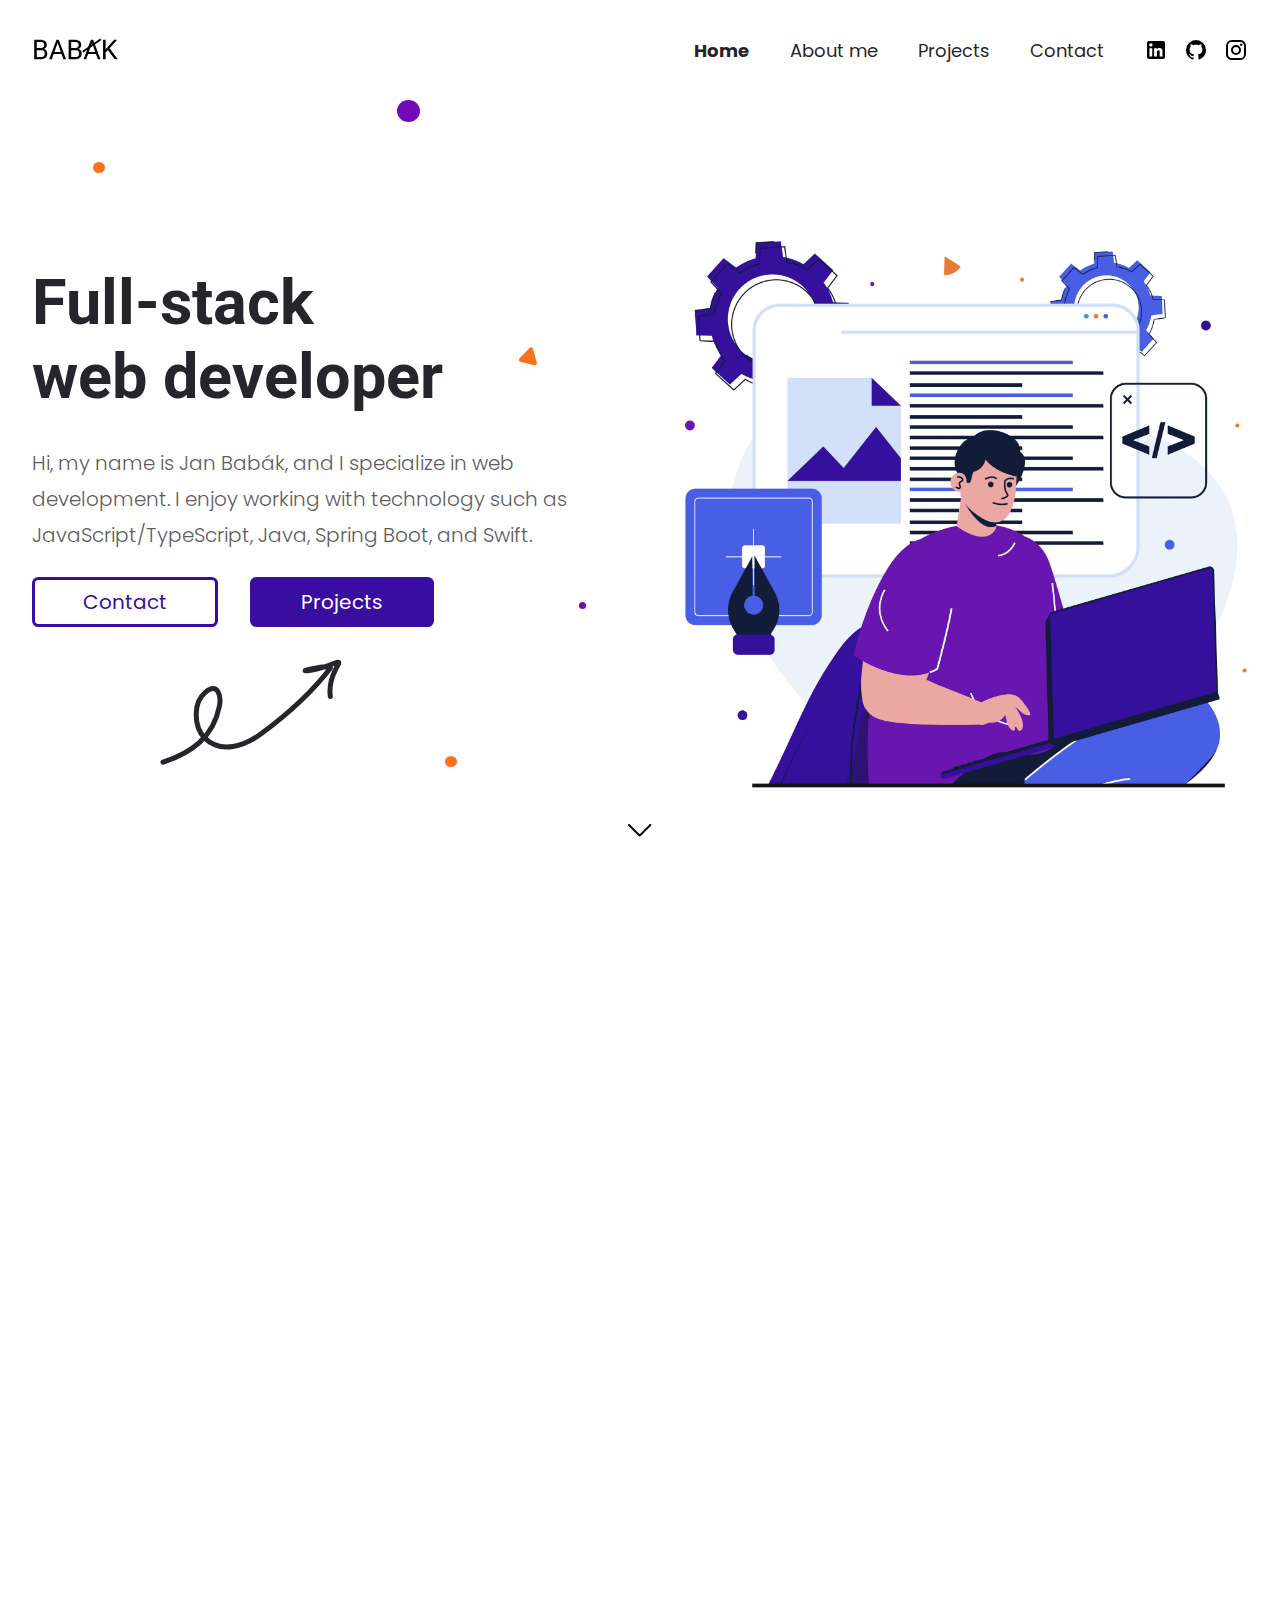
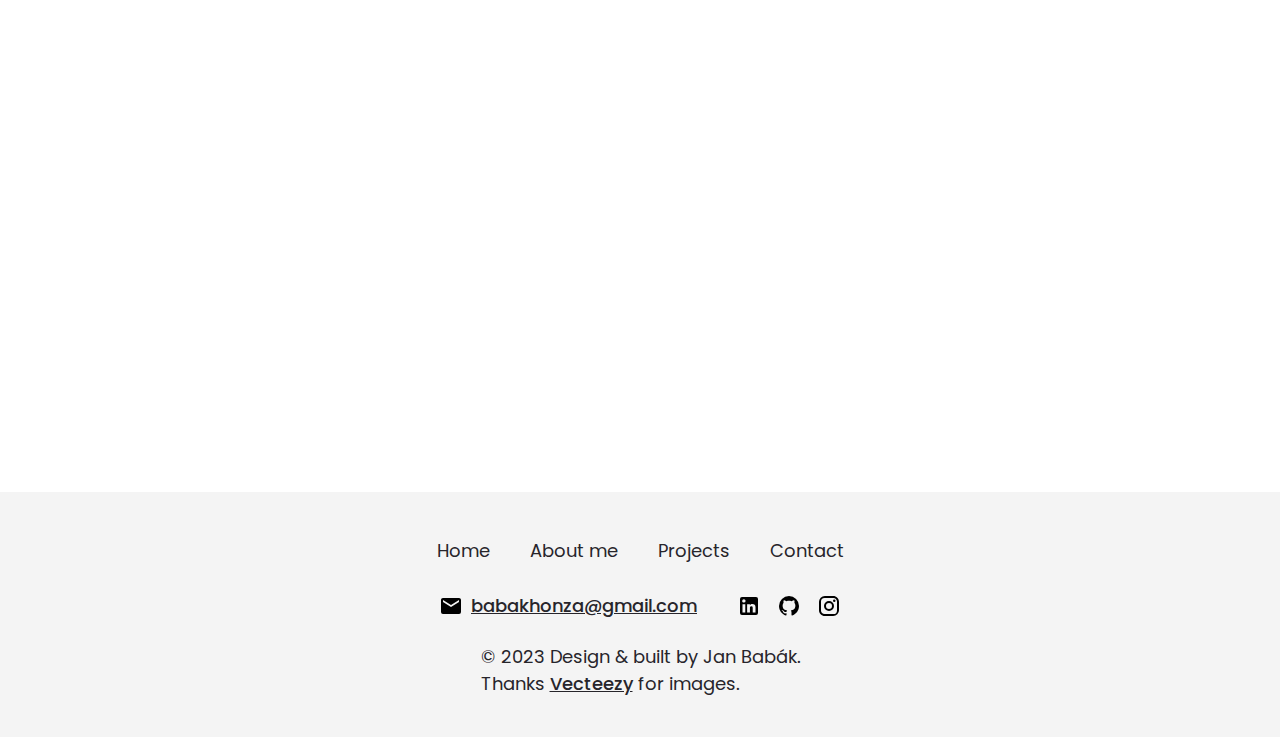
<file: index.html>
<!DOCTYPE html>
<html lang="en">
	<head>
		<meta charset="UTF-8" />
		<meta http-equiv="X-UA-Compatible" content="IE=edge" />
		<meta name="viewport" content="width=device-width, initial-scale=1.0" />
		<meta
			name="description"
			content="Personal portfolio of Jan Babák - full-stack web developer."
		/>

		<!-- css -->
		<link rel="stylesheet" href="styles/style.css" />
		<link rel="stylesheet" href="styles/navigation.css" />
		<link rel="stylesheet" href="styles/home/landing.css" />
		<link rel="stylesheet" href="styles/home/about-me.css" />
		<link rel="stylesheet" href="styles/home/projects.css" />
		<link rel="stylesheet" href="styles/home/contact.css" />
		<link rel="stylesheet" href="styles/footer.css" />

		<!-- js -->
		<script src="scripts/hamburgerMenu.js" defer></script>
		<script src="scripts/revealOnScroll.js" defer></script>
		<script src="scripts/revealOnLoad.js" defer></script>
		<script src="scripts/chevron.js" defer></script>
		<script src="scripts/scrollUpBtn.js" defer></script>

		<!-- favicon -->
		<link rel="icon" type="image/x-icon" href="images/favicon.svg" />

		<title>Jan Babák</title>
	</head>

	<body id="home">
		<!-- loading -->
		<div class="initial-loading">
			<img src="images/logo-white.svg" alt="logo" />
		</div>

		<!-- header -->
		<header>
			<!-- navbar -->
			<nav class="max-width">
				<!-- logo -->
				<span class="logo-container">
					<img src="images/logo-black.svg" alt="logo" class="logo" id="logo-black" />
					<img src="images/logo-white.svg" alt="logo" class="logo" id="logo-white" />
				</span>

				<!-- navigation links -->
				<ul class="nav-links">
					<li><a href="#" class="active link" id="navbar-home-link">Home</a></li>
					<li><a href="#about" class="link" id="navbar-about-link">About me</a></li>
					<li><a href="#projects" class="link" id="navbar-projects-link">Projects</a></li>
					<li><a href="#contact" class="link" id="navbar-contact-link">Contact</a></li>

					<!-- contact icons -->
					<li class="contact-icons">
						<!-- linkedIn -->
						<a href="https://www.linkedin.com/in/janbabak/">
							<svg
								class="icon"
								xmlns="http://www.w3.org/2000/svg"
								viewBox="0 0 24 24"
							>
								<title>LinkedIn</title>
								<path
									d="M19 3A2 2 0 0 1 21 5V19A2 2 0 0 1 19 21H5A2 2 0 0 1 3 19V5A2 2 0 0 1 5 3H19M18.5 18.5V13.2A3.26 3.26 0 0 0 15.24 9.94C14.39 9.94 13.4 10.46 12.92 11.24V10.13H10.13V18.5H12.92V13.57C12.92 12.8 13.54 12.17 14.31 12.17A1.4 1.4 0 0 1 15.71 13.57V18.5H18.5M6.88 8.56A1.68 1.68 0 0 0 8.56 6.88C8.56 5.95 7.81 5.19 6.88 5.19A1.69 1.69 0 0 0 5.19 6.88C5.19 7.81 5.95 8.56 6.88 8.56M8.27 18.5V10.13H5.5V18.5H8.27Z"
								/>
							</svg>
						</a>

						<!-- gitHub -->
						<a href="https://github.com/babakjan">
							<svg
								class="icon"
								xmlns="http://www.w3.org/2000/svg"
								viewBox="0 0 24 24"
							>
								<title>GitHub</title>
								<path
									d="M12,2A10,10 0 0,0 2,12C2,16.42 4.87,20.17 8.84,21.5C9.34,21.58 9.5,21.27 9.5,21C9.5,20.77 9.5,20.14 9.5,19.31C6.73,19.91 6.14,17.97 6.14,17.97C5.68,16.81 5.03,16.5 5.03,16.5C4.12,15.88 5.1,15.9 5.1,15.9C6.1,15.97 6.63,16.93 6.63,16.93C7.5,18.45 8.97,18 9.54,17.76C9.63,17.11 9.89,16.67 10.17,16.42C7.95,16.17 5.62,15.31 5.62,11.5C5.62,10.39 6,9.5 6.65,8.79C6.55,8.54 6.2,7.5 6.75,6.15C6.75,6.15 7.59,5.88 9.5,7.17C10.29,6.95 11.15,6.84 12,6.84C12.85,6.84 13.71,6.95 14.5,7.17C16.41,5.88 17.25,6.15 17.25,6.15C17.8,7.5 17.45,8.54 17.35,8.79C18,9.5 18.38,10.39 18.38,11.5C18.38,15.32 16.04,16.16 13.81,16.41C14.17,16.72 14.5,17.33 14.5,18.26C14.5,19.6 14.5,20.68 14.5,21C14.5,21.27 14.66,21.59 15.17,21.5C19.14,20.16 22,16.42 22,12A10,10 0 0,0 12,2Z"
								/>
							</svg>
						</a>

						<!-- instagram -->
						<a href="https://www.instagram.com/honza_babak/">
							<svg
								class="icon"
								xmlns="http://www.w3.org/2000/svg"
								viewBox="0 0 24 24"
							>
								<title>Instagram</title>
								<path
									d="M7.8,2H16.2C19.4,2 22,4.6 22,7.8V16.2A5.8,5.8 0 0,1 16.2,22H7.8C4.6,22 2,19.4 2,16.2V7.8A5.8,5.8 0 0,1 7.8,2M7.6,4A3.6,3.6 0 0,0 4,7.6V16.4C4,18.39 5.61,20 7.6,20H16.4A3.6,3.6 0 0,0 20,16.4V7.6C20,5.61 18.39,4 16.4,4H7.6M17.25,5.5A1.25,1.25 0 0,1 18.5,6.75A1.25,1.25 0 0,1 17.25,8A1.25,1.25 0 0,1 16,6.75A1.25,1.25 0 0,1 17.25,5.5M12,7A5,5 0 0,1 17,12A5,5 0 0,1 12,17A5,5 0 0,1 7,12A5,5 0 0,1 12,7M12,9A3,3 0 0,0 9,12A3,3 0 0,0 12,15A3,3 0 0,0 15,12A3,3 0 0,0 12,9Z"
								/>
							</svg>
						</a>
					</li>
				</ul>

				<!-- hamburger menu -->
				<button
					class="hamburger"
					aria-controls="primary-navigation"
					aria-label="primary-navigation"
					aria-expanded="false"
					name="navigation"
				>
					<svg viewBox="0 0 100 100" width="50">
						<line
							class="line top"
							x1="10"
							x2="90"
							y1="40"
							y2="40"
							stroke-width="8"
							stroke-linecap="round"
							stroke-dasharray="80"
							stroke-dashoffset="0"
						></line>
						<line
							class="line bottom"
							x1="90"
							x2="10"
							y1="60"
							y2="60"
							stroke-width="8"
							stroke-linecap="round"
							stroke-dasharray="80"
							stroke-dashoffset="0"
						></line>
					</svg>
				</button>
			</nav>
		</header>

		<!-- main -->
		<main class="max-width">
			<!-- scroll up button -->
			<div id="scroll-up-btn" class="hidden">
				<svg xmlns="http://www.w3.org/2000/svg" viewBox="0 0 24 24">
					<path d="M7.41,15.41L12,10.83L16.59,15.41L18,14L12,8L6,14L7.41,15.41Z" />
				</svg>
			</div>

			<!-- landing -->
			<section class="landing">
				<!-- left column -->
				<div class="left-column">
					<!-- proposition -->
					<h1 class="reveal-first reveal-on-load">
						Full-stack <br />
						web developer
					</h1>

					<p class="reveal-second reveal-on-load">
						Hi, my name is Jan Babák, and I specialize in web development. I enjoy
						working with technology such as JavaScript/TypeScript, Java, Spring Boot,
						and Swift.
					</p>

					<!-- buttons -->
					<div class="btns reveal-third reveal-on-load">
						<a href="#contact" class="btn btn-secondary">Contact</a>
						<a href="#projects" class="btn btn-primary">Projects</a>
					</div>
					<img
						src="images/homepage/arrow.svg"
						alt="arrow pointing to projects link"
						class="arrow reveal-forth reveal-on-load"
					/>
				</div>

				<!-- chevron -->
				<button id="chevron" name="scroll down">
					<img src="images/homepage/chevron.svg" alt="scroll down button" />
				</button>

				<!-- right column -->
				<div class="right-column">
					<img
						src="images/homepage/landing.webp"
						alt="developer behind the computer"
						class="focal-point reveal-fifth reveal-on-load"
					/>
				</div>

				<!-- sparkles -->
				<div class="reveal-sixth reveal-on-load">
					<img
						src="images/homepage/sparkles/purple-dot-big.svg"
						alt="purple dot"
						class="sparkle purple-dot-big"
					/>
					<img
						src="images/homepage/sparkles/purple-dot-small.svg"
						alt="purple dot"
						class="sparkle purple-dot-small"
					/>
					<img
						src="images/homepage/sparkles/orange-dot.svg"
						alt="orange dot"
						class="sparkle orange-dot1"
					/>
					<img
						src="images/homepage/sparkles/orange-triangle.svg"
						alt="orange triangle"
						class="sparkle orange-triangle"
					/>
					<img
						src="images/homepage/sparkles/orange-dot.svg"
						alt="orange dot"
						class="sparkle orange-dot2"
					/>
				</div>
			</section>

			<!-- about -->
			<section id="about">
				<!-- about me -->
				<article class="about-me reveal-on-scroll">
					<!-- left column -->
					<div class="left-column">
						<img
							src="images/homepage/aboutme.webp"
							alt="developer in front of a project board"
						/>
					</div>

					<!-- right column -->
					<div class="right-column">
						<h2>About me</h2>
						<p>
							My name is Jan Babák, and I have been<strong>
								studying web development
							</strong>
							at the
							<a href="https://fit.cvut.cz">
								Faculty of Information Technology at Czech Technical University in
								Prague </a
							>. I started programming in high school as an optional subject in 2017.
							Year after that I took the Introduction to Computer Science course at
							FIT CTU, where I learned to program simple games in Java, and I realized
							there, that I want to become a software engineer and decided to study at
							FIT CTU.
						</p>
						<p>
							I haven't worked in the field yet, but as a part of my undergraduate
							thesis, I worked on a real project for the company Jagu s.r.o. I had
							various student jobs in the past. I spend a year doing market research
							for agency Ipsos s.r.o. and another year working as a sales assistant at
							Decathlon a.s.
						</p>
						<a href="#" class="btn btn-primary">Download CV</a>
					</div>
				</article>

				<!-- skills -->
				<article class="skills reveal-on-scroll">
					<h3>Skills</h3>

					<p>
						I work on both, <strong>frontend</strong> and <strong>backend</strong>. From
						frontend technologies, I know
						<strong>JavaScript/TypeScript, HTML, CSS, Vue.js</strong> framework and
						<strong>Vuetify</strong> component library. Besides that I can create native
						<strong>mobile apps</strong> using <strong>Swift</strong> language and
						<strong>Swift UI</strong> framework. I can also create wireframes, designs
						and prototypes in <strong>Figma</strong>.
					</p>
					<p>
						I know object-oriented programming (<strong>Java</strong>, C++). From
						backend technologies, I can work in <strong>Spring Boot</strong>. I am also
						proficient in <strong>SQL, Postman, git, GitLab, GitHub</strong>, and
						<strong>Swagger</strong>. I know the basics of Linux and I worked with
						Docker containers.
					</p>

					<!-- icons -->
					<div class="icons">
						<!-- Java -->
						<svg xmlns="http://www.w3.org/2000/svg" viewBox="0 0 24 24">
							<title>Java</title>
							<path
								d="M16.5,6.08C16.5,6.08 9.66,7.79 12.94,11.56C13.91,12.67 12.69,13.67 12.69,13.67C12.69,13.67 15.14,12.42 14,10.82C12.94,9.35 12.14,8.62 16.5,6.08M12.03,7.28C16.08,4.08 14,2 14,2C14.84,5.3 11.04,6.3 9.67,8.36C8.73,9.76 10.13,11.27 12,13C11.29,11.3 8.78,9.84 12.03,7.28M9.37,17.47C6.29,18.33 11.25,20.1 15.16,18.43C14.78,18.28 14.41,18.1 14.06,17.89C12.7,18.2 11.3,18.26 9.92,18.07C8.61,17.91 9.37,17.47 9.37,17.47M14.69,15.79C12.94,16.17 11.13,16.26 9.35,16.05C8.04,15.92 8.9,15.28 8.9,15.28C5.5,16.41 10.78,17.68 15.5,16.3C15.21,16.19 14.93,16 14.69,15.79M18.11,19.09C18.11,19.09 18.68,19.56 17.5,19.92C15.22,20.6 8.07,20.81 6.09,19.95C5.38,19.64 6.72,19.21 7.14,19.12C7.37,19.06 7.6,19.04 7.83,19.04C7.04,18.5 2.7,20.14 5.64,20.6C13.61,21.9 20.18,20 18.11,19.09M15.37,14.23C15.66,14.04 15.97,13.88 16.29,13.74C16.29,13.74 14.78,14 13.27,14.14C11.67,14.3 10.06,14.32 8.46,14.2C6.11,13.89 9.75,13 9.75,13C8.65,13 7.57,13.26 6.59,13.75C4.54,14.75 11.69,15.2 15.37,14.23M16.27,16.65C16.25,16.69 16.23,16.72 16.19,16.75C21.2,15.44 19.36,12.11 16.96,12.94C16.83,13 16.72,13.08 16.65,13.19C16.79,13.14 16.93,13.1 17.08,13.07C18.28,12.83 20,14.7 16.27,16.65M16.4,21.26C13.39,21.78 10.31,21.82 7.28,21.4C7.28,21.4 7.74,21.78 10.09,21.93C13.69,22.16 19.22,21.8 19.35,20.1C19.38,20.11 19.12,20.75 16.4,21.26Z"
							/>
						</svg>

						<!-- Spring Boot -->
						<svg role="img" viewBox="0 0 24 24" xmlns="http://www.w3.org/2000/svg">
							<title>Spring Boot</title>
							<path
								d="m23.693 10.7058-4.73-8.1844c-.4094-.7106-1.4166-1.2942-2.2402-1.2942H7.2725c-.819 0-1.8308.5836-2.2402 1.2942L.307 10.7058c-.4095.7106-.4095 1.873 0 2.5837l4.7252 8.189c.4094.7107 1.4166 1.2943 2.2402 1.2943h9.455c.819 0 1.826-.5836 2.2402-1.2942l4.7252-8.189c.4095-.7107.4095-1.8732 0-2.5838zM10.9763 5.7547c0-.5365.4377-.9742.9742-.9742s.9742.4377.9742.9742v5.8217c0 .5366-.4377.9742-.9742.9742s-.9742-.4376-.9742-.9742zm.9742 12.4294c-3.6427 0-6.6077-2.965-6.6077-6.6077.0047-2.0896.993-4.0521 2.6685-5.304a.8657.8657 0 0 1 1.2142.1788.8657.8657 0 0 1-.1788 1.2143c-2.1602 1.6048-2.612 4.6592-1.0072 6.8194 1.6049 2.1603 4.6593 2.612 6.8195 1.0072 1.2378-.9177 1.9673-2.372 1.9673-3.9157a4.8972 4.8972 0 0 0-1.9861-3.925c-.386-.2824-.466-.8284-.1836-1.2143.2824-.386.8283-.466 1.2143-.1835 1.6895 1.2471 2.6826 3.2238 2.6873 5.3228 0 3.6474-2.965 6.6077-6.6077 6.6077z"
							></path>
						</svg>

						<!-- TypeScript -->
						<svg xmlns="http://www.w3.org/2000/svg" viewBox="0 0 24 24">
							<title>TypeScript</title>
							<path
								d="M3,3H21V21H3V3M13.71,17.86C14.21,18.84 15.22,19.59 16.8,19.59C18.4,19.59 19.6,18.76 19.6,17.23C19.6,15.82 18.79,15.19 17.35,14.57L16.93,14.39C16.2,14.08 15.89,13.87 15.89,13.37C15.89,12.96 16.2,12.64 16.7,12.64C17.18,12.64 17.5,12.85 17.79,13.37L19.1,12.5C18.55,11.54 17.77,11.17 16.7,11.17C15.19,11.17 14.22,12.13 14.22,13.4C14.22,14.78 15.03,15.43 16.25,15.95L16.67,16.13C17.45,16.47 17.91,16.68 17.91,17.26C17.91,17.74 17.46,18.09 16.76,18.09C15.93,18.09 15.45,17.66 15.09,17.06L13.71,17.86M13,11.25H8V12.75H9.5V20H11.25V12.75H13V11.25Z"
							/>
						</svg>

						<!-- Swift -->
						<svg xmlns="http://www.w3.org/2000/svg" viewBox="0 0 24 24">
							<title>Swift</title>
							<path
								d="M17.09,19.72C14.73,21.08 11.5,21.22 8.23,19.82C5.59,18.7 3.4,16.74 2,14.5C2.67,15.05 3.46,15.5 4.3,15.9C7.67,17.47 11.03,17.36 13.4,15.9C10.03,13.31 7.16,9.94 5.03,7.19C4.58,6.74 4.25,6.18 3.91,5.68C12.19,11.73 11.83,13.27 6.32,4.67C11.21,9.61 15.75,12.41 15.75,12.41C15.91,12.5 16,12.57 16.11,12.63C16.21,12.38 16.3,12.12 16.37,11.85C17.16,9 16.26,5.73 14.29,3.04C18.84,5.79 21.54,10.95 20.41,15.28C20.38,15.39 20.35,15.5 20.36,15.67C22.6,18.5 22,21.45 21.71,20.89C20.5,18.5 18.23,19.24 17.09,19.72V19.72Z"
							/>
						</svg>

						<!-- Vue.js -->
						<svg xmlns="http://www.w3.org/2000/svg" viewBox="0 0 24 24">
							<title>Vue.js</title>
							<path
								d="M2,3H5.5L12,15L18.5,3H22L12,21L2,3M6.5,3H9.5L12,7.58L14.5,3H17.5L12,13.08L6.5,3Z"
							/>
						</svg>

						<!-- git -->
						<svg xmlns="http://www.w3.org/2000/svg" viewBox="0 0 24 24">
							<title>git</title>
							<path
								d="M2.6,10.59L8.38,4.8L10.07,6.5C9.83,7.35 10.22,8.28 11,8.73V14.27C10.4,14.61 10,15.26 10,16A2,2 0 0,0 12,18A2,2 0 0,0 14,16C14,15.26 13.6,14.61 13,14.27V9.41L15.07,11.5C15,11.65 15,11.82 15,12A2,2 0 0,0 17,14A2,2 0 0,0 19,12A2,2 0 0,0 17,10C16.82,10 16.65,10 16.5,10.07L13.93,7.5C14.19,6.57 13.71,5.55 12.78,5.16C12.35,5 11.9,4.96 11.5,5.07L9.8,3.38L10.59,2.6C11.37,1.81 12.63,1.81 13.41,2.6L21.4,10.59C22.19,11.37 22.19,12.63 21.4,13.41L13.41,21.4C12.63,22.19 11.37,22.19 10.59,21.4L2.6,13.41C1.81,12.63 1.81,11.37 2.6,10.59Z"
							/>
						</svg>
					</div>
				</article>

				<!-- education -->
				<article class="education reveal-on-scroll">
					<!-- left column -->
					<div class="left-column">
						<h3>Education and certificates</h3>
						<ul>
							<li>
								Bc. at
								<a href="https://fit.cvut.cz">
									the Faculty of Information Technologies of the Czech Technical
									University in Prague
								</a>
								- specialization
								<strong>
									in Software Engineering with a focus on web engineering </strong
								>(graduated with first-class honors). I am currently studying 1st
								year of my Master's degree.
							</li>
							<li>
								<a href="https://www.cambridgeenglish.org/exams-and-tests/first/">
									FCE
								</a>
								- <strong>English</strong> B2 level
							</li>
						</ul>
					</div>

					<!-- right column -->
					<div class="right-column">
						<img src="images/homepage/education.svg" alt="" />
					</div>
				</article>
			</section>

			<!-- projects -->
			<section id="projects">
				<div class="reveal-on-scroll">
					<h2>Projects</h2>

					<p>Here are a few projects that I have created or participated in.</p>
				</div>

				<!-- administration -->
				<article class="reveal-on-scroll">
					<h3>Frontend of e-shop administration</h3>

					<p>
						Frontend Administrace e-shopů je software, na kterém jsem pracoval v rámci
						své bakalářské práce pro firmu Jagu s. r. o. Administrace je specifická tím,
						že neslouží k administrace pouze jediného e-shopu, ale hned několika. Tento
						nástroj umožňuje prodávat stejný produkt na různých doménách a pro každou z
						nich nastavit různá data (jména, popisy, výrobce, ceny)...
						<a href="administration.html">more</a>
					</p>

					<a href="administration.html" class="screenshot">
						<img
							src="images/projects/administration/product-detail-desktop.webp"
							alt="e-shop administration screenshot"
							class="desktop"
						/>
					</a>
				</article>

				<!-- Moneybag -->
				<article class="reveal-on-scroll">
					<h3>Moneybag</h3>
					<p>
						Lorem ipsum dolor sit amet, consectetur adipiscing elit. Etiam eu turpis
						molestie, dictum est a, mattis tellus. Sed dignissim, metus nec fringilla
						accumsan, risus sem sollicitudin lacus, ut interdum tellus elit sed risus.
						Maecenas eget condimentum velit, sit amet feugiat lectus. Class aptent
						taciti sociosqu ad litora torquent per conubia... <a href="#">more</a>
					</p>

					<a href="#" class="screenshot">
						<img
							src="images/projects/moneybag/moneybag-desktop-dashboard.webp"
							alt="Moneybag desktop screenshot"
							class="desktop"
						/>
					</a>
				</article>

				<!-- Cryptify -->
				<article class="reveal-on-scroll">
					<h3>Cryptify</h3>
					<p>
						Cryptify is a <strong>mobile app</strong> for
						<strong>tracking real-time prices of cryptocurrencies</strong>. It is a
						native app for the <strong>iOS</strong> operating system, i.e. for the Apple
						iPhone, created in <strong>Swift</strong> language and
						<strong>Swift UI</strong> framework.
					</p>
					<p>
						Users can track real-time
						<strong
							>rates, charts showing price movements , trades, and order book</strong
						>. The application offers saving favorite currencies, creating watchlists,
						sending notifications, or customizing the user interface....
						<a href="cryptify.html">more</a>
					</p>

					<a href="cryptify.html" class="screenshot">
						<img
							src="images/projects/cryptify/4phones.webp"
							alt="Cryptify app screenshots"
							class="mobile"
						/>
					</a>
				</article>
			</section>

			<!-- Contact -->
			<section id="contact" class="reveal-on-scroll">
				<!-- left column -->
				<div class="left-column">
					<h2>Get in touch</h2>
					<p>
						Have an interesting offer? Don't hesitate to contact me. I am currently
						looking for a part-time job.
					</p>

					<div class="contacts">
						<!-- email -->
						<div class="email">
							<svg
								class="icon"
								xmlns="http://www.w3.org/2000/svg"
								viewBox="0 0 24 24"
							>
								<title>email</title>
								<path
									d="M20,8L12,13L4,8V6L12,11L20,6M20,4H4C2.89,4 2,4.89 2,6V18A2,2 0 0,0 4,20H20A2,2 0 0,0 22,18V6C22,4.89 21.1,4 20,4Z"
								/>
							</svg>
							<a href="mailto:babakhonza@gmail.com">babakhonza@gmail.com</a>
						</div>

						<!-- other icons -->
						<div class="contact-icons">
							<!-- linkedIn -->
							<a href="https://www.linkedin.com/in/janbabak/">
								<svg
									class="icon"
									xmlns="http://www.w3.org/2000/svg"
									viewBox="0 0 24 24"
								>
									<title>LinkedIn</title>
									<path
										d="M19 3A2 2 0 0 1 21 5V19A2 2 0 0 1 19 21H5A2 2 0 0 1 3 19V5A2 2 0 0 1 5 3H19M18.5 18.5V13.2A3.26 3.26 0 0 0 15.24 9.94C14.39 9.94 13.4 10.46 12.92 11.24V10.13H10.13V18.5H12.92V13.57C12.92 12.8 13.54 12.17 14.31 12.17A1.4 1.4 0 0 1 15.71 13.57V18.5H18.5M6.88 8.56A1.68 1.68 0 0 0 8.56 6.88C8.56 5.95 7.81 5.19 6.88 5.19A1.69 1.69 0 0 0 5.19 6.88C5.19 7.81 5.95 8.56 6.88 8.56M8.27 18.5V10.13H5.5V18.5H8.27Z"
									/>
								</svg>
							</a>

							<!-- gitHub -->
							<a href="https://github.com/babakjan">
								<svg
									class="icon"
									xmlns="http://www.w3.org/2000/svg"
									viewBox="0 0 24 24"
								>
									<title>GitHub</title>
									<path
										d="M12,2A10,10 0 0,0 2,12C2,16.42 4.87,20.17 8.84,21.5C9.34,21.58 9.5,21.27 9.5,21C9.5,20.77 9.5,20.14 9.5,19.31C6.73,19.91 6.14,17.97 6.14,17.97C5.68,16.81 5.03,16.5 5.03,16.5C4.12,15.88 5.1,15.9 5.1,15.9C6.1,15.97 6.63,16.93 6.63,16.93C7.5,18.45 8.97,18 9.54,17.76C9.63,17.11 9.89,16.67 10.17,16.42C7.95,16.17 5.62,15.31 5.62,11.5C5.62,10.39 6,9.5 6.65,8.79C6.55,8.54 6.2,7.5 6.75,6.15C6.75,6.15 7.59,5.88 9.5,7.17C10.29,6.95 11.15,6.84 12,6.84C12.85,6.84 13.71,6.95 14.5,7.17C16.41,5.88 17.25,6.15 17.25,6.15C17.8,7.5 17.45,8.54 17.35,8.79C18,9.5 18.38,10.39 18.38,11.5C18.38,15.32 16.04,16.16 13.81,16.41C14.17,16.72 14.5,17.33 14.5,18.26C14.5,19.6 14.5,20.68 14.5,21C14.5,21.27 14.66,21.59 15.17,21.5C19.14,20.16 22,16.42 22,12A10,10 0 0,0 12,2Z"
									/>
								</svg>
							</a>

							<!-- instagram -->
							<a href="https://www.instagram.com/honza_babak/">
								<svg
									class="icon"
									xmlns="http://www.w3.org/2000/svg"
									viewBox="0 0 24 24"
								>
									<title>Instagram</title>
									<path
										d="M7.8,2H16.2C19.4,2 22,4.6 22,7.8V16.2A5.8,5.8 0 0,1 16.2,22H7.8C4.6,22 2,19.4 2,16.2V7.8A5.8,5.8 0 0,1 7.8,2M7.6,4A3.6,3.6 0 0,0 4,7.6V16.4C4,18.39 5.61,20 7.6,20H16.4A3.6,3.6 0 0,0 20,16.4V7.6C20,5.61 18.39,4 16.4,4H7.6M17.25,5.5A1.25,1.25 0 0,1 18.5,6.75A1.25,1.25 0 0,1 17.25,8A1.25,1.25 0 0,1 16,6.75A1.25,1.25 0 0,1 17.25,5.5M12,7A5,5 0 0,1 17,12A5,5 0 0,1 12,17A5,5 0 0,1 7,12A5,5 0 0,1 12,7M12,9A3,3 0 0,0 9,12A3,3 0 0,0 12,15A3,3 0 0,0 15,12A3,3 0 0,0 12,9Z"
									/>
								</svg>
							</a>
						</div>
					</div>

					<!-- contact form -->
					<form action="https://submit-form.com/9gVeNpbC" name="contact" id="9gVeNpbC">
						<!-- email -->
						<div class="email">
							<label for="email">Email</label>
							<input
								type="text"
								name="email"
								id="input-email"
								required
								placeholder="your@email.com"
							/>
						</div>

						<!-- message -->
						<div class="message">
							<label for="message">Message</label>
							<textarea
								name="message"
								id=""
								cols="30"
								rows="10"
								id="input-message"
								placeholder="Hi, ..."
							></textarea>

							<!-- hidden inputs for Formspark.io -->
							<input
								type="hidden"
								name="_redirect"
								value="https://babakjan.github.io/Portfolio/form-submitted.html"
							/>
						</div>

						<!-- submit -->
						<button
							type="submit"
							class="btn btn-primary"
							name="submit"
							aria-label="submit"
						>
							Submit
						</button>
					</form>
				</div>

				<!-- right column -->
				<div class="right-column">
					<img src="images/homepage/contact.webp" alt="Kontaktujte mě" />
				</div>
			</section>
		</main>

		<!-- footer -->
		<footer>
			<div class="content max-width">
				<!-- rights -->
				<div class="rights">
					<span> &#169; 2023 Design & built by Jan Babák.</span>
					<span>
						Thanks <a href="https://www.vecteezy.com">Vecteezy</a> for images.
					</span>
				</div>

				<!-- navigation -->
				<ul class="navigation">
					<li><a href="#">Home</a></li>
					<li><a href="#about">About me</a></li>
					<li><a href="#projects">Projects</a></li>
					<li><a href="#contact">Contact</a></li>
				</ul>

				<!-- contact -->
				<div class="contacts">
					<!-- email -->
					<div class="email">
						<svg class="icon" xmlns="http://www.w3.org/2000/svg" viewBox="0 0 24 24">
							<title>email</title>
							<path
								d="M20,8L12,13L4,8V6L12,11L20,6M20,4H4C2.89,4 2,4.89 2,6V18A2,2 0 0,0 4,20H20A2,2 0 0,0 22,18V6C22,4.89 21.1,4 20,4Z"
							/>
						</svg>
						<a href="mailto:babakhonza@gmail.com">babakhonza@gmail.com</a>
					</div>

					<!-- other icons -->
					<div class="contact-icons">
						<!-- linkedIn -->
						<a href="https://www.linkedin.com/in/janbabak/">
							<svg
								class="icon"
								xmlns="http://www.w3.org/2000/svg"
								viewBox="0 0 24 24"
							>
								<title>LinkedIn</title>
								<path
									d="M19 3A2 2 0 0 1 21 5V19A2 2 0 0 1 19 21H5A2 2 0 0 1 3 19V5A2 2 0 0 1 5 3H19M18.5 18.5V13.2A3.26 3.26 0 0 0 15.24 9.94C14.39 9.94 13.4 10.46 12.92 11.24V10.13H10.13V18.5H12.92V13.57C12.92 12.8 13.54 12.17 14.31 12.17A1.4 1.4 0 0 1 15.71 13.57V18.5H18.5M6.88 8.56A1.68 1.68 0 0 0 8.56 6.88C8.56 5.95 7.81 5.19 6.88 5.19A1.69 1.69 0 0 0 5.19 6.88C5.19 7.81 5.95 8.56 6.88 8.56M8.27 18.5V10.13H5.5V18.5H8.27Z"
								/>
							</svg>
						</a>

						<!-- gitHub -->
						<a href="https://github.com/babakjan">
							<svg
								class="icon"
								xmlns="http://www.w3.org/2000/svg"
								viewBox="0 0 24 24"
							>
								<title>GitHub</title>
								<path
									d="M12,2A10,10 0 0,0 2,12C2,16.42 4.87,20.17 8.84,21.5C9.34,21.58 9.5,21.27 9.5,21C9.5,20.77 9.5,20.14 9.5,19.31C6.73,19.91 6.14,17.97 6.14,17.97C5.68,16.81 5.03,16.5 5.03,16.5C4.12,15.88 5.1,15.9 5.1,15.9C6.1,15.97 6.63,16.93 6.63,16.93C7.5,18.45 8.97,18 9.54,17.76C9.63,17.11 9.89,16.67 10.17,16.42C7.95,16.17 5.62,15.31 5.62,11.5C5.62,10.39 6,9.5 6.65,8.79C6.55,8.54 6.2,7.5 6.75,6.15C6.75,6.15 7.59,5.88 9.5,7.17C10.29,6.95 11.15,6.84 12,6.84C12.85,6.84 13.71,6.95 14.5,7.17C16.41,5.88 17.25,6.15 17.25,6.15C17.8,7.5 17.45,8.54 17.35,8.79C18,9.5 18.38,10.39 18.38,11.5C18.38,15.32 16.04,16.16 13.81,16.41C14.17,16.72 14.5,17.33 14.5,18.26C14.5,19.6 14.5,20.68 14.5,21C14.5,21.27 14.66,21.59 15.17,21.5C19.14,20.16 22,16.42 22,12A10,10 0 0,0 12,2Z"
								/>
							</svg>
						</a>

						<!-- instagram -->
						<a href="https://www.instagram.com/honza_babak/">
							<svg
								class="icon"
								xmlns="http://www.w3.org/2000/svg"
								viewBox="0 0 24 24"
							>
								<title>Instagram</title>
								<path
									d="M7.8,2H16.2C19.4,2 22,4.6 22,7.8V16.2A5.8,5.8 0 0,1 16.2,22H7.8C4.6,22 2,19.4 2,16.2V7.8A5.8,5.8 0 0,1 7.8,2M7.6,4A3.6,3.6 0 0,0 4,7.6V16.4C4,18.39 5.61,20 7.6,20H16.4A3.6,3.6 0 0,0 20,16.4V7.6C20,5.61 18.39,4 16.4,4H7.6M17.25,5.5A1.25,1.25 0 0,1 18.5,6.75A1.25,1.25 0 0,1 17.25,8A1.25,1.25 0 0,1 16,6.75A1.25,1.25 0 0,1 17.25,5.5M12,7A5,5 0 0,1 17,12A5,5 0 0,1 12,17A5,5 0 0,1 7,12A5,5 0 0,1 12,7M12,9A3,3 0 0,0 9,12A3,3 0 0,0 12,15A3,3 0 0,0 15,12A3,3 0 0,0 12,9Z"
								/>
							</svg>
						</a>
					</div>
				</div>
			</div>
		</footer>
	</body>
</html>
</file>
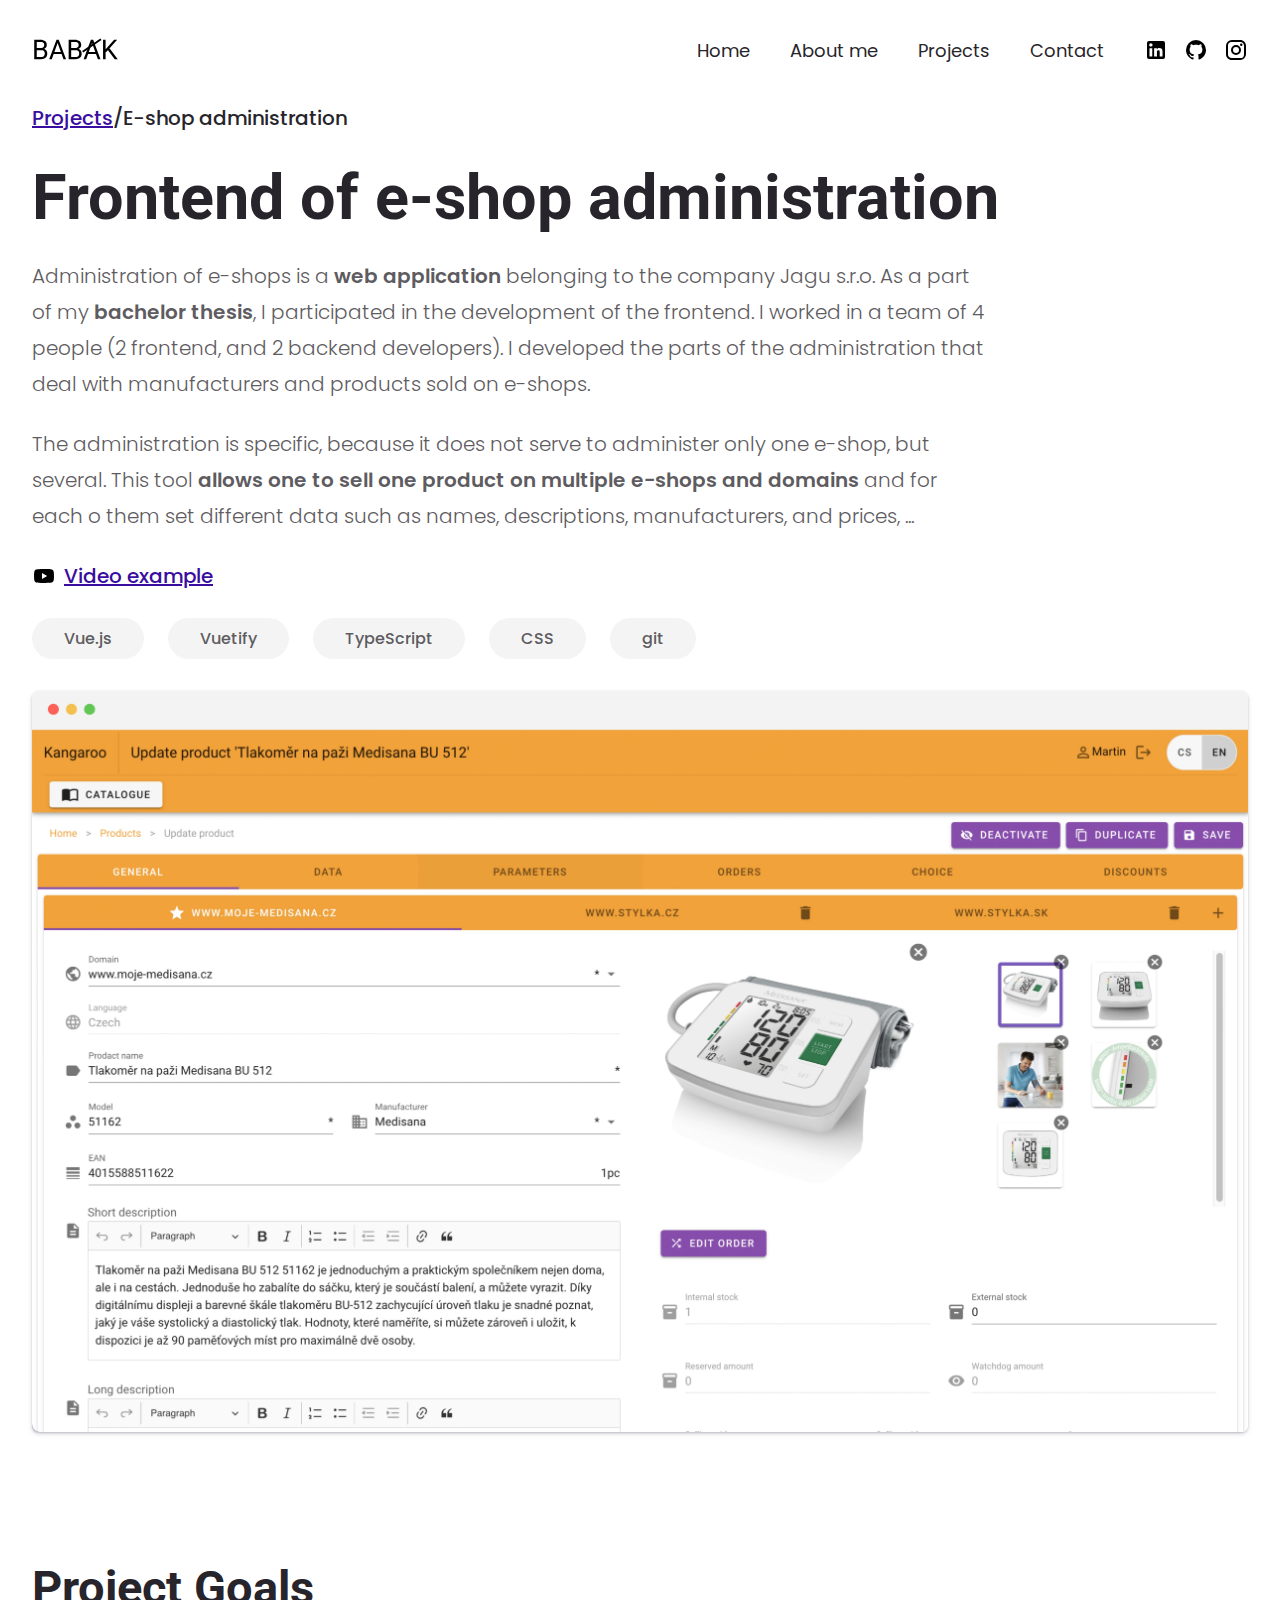
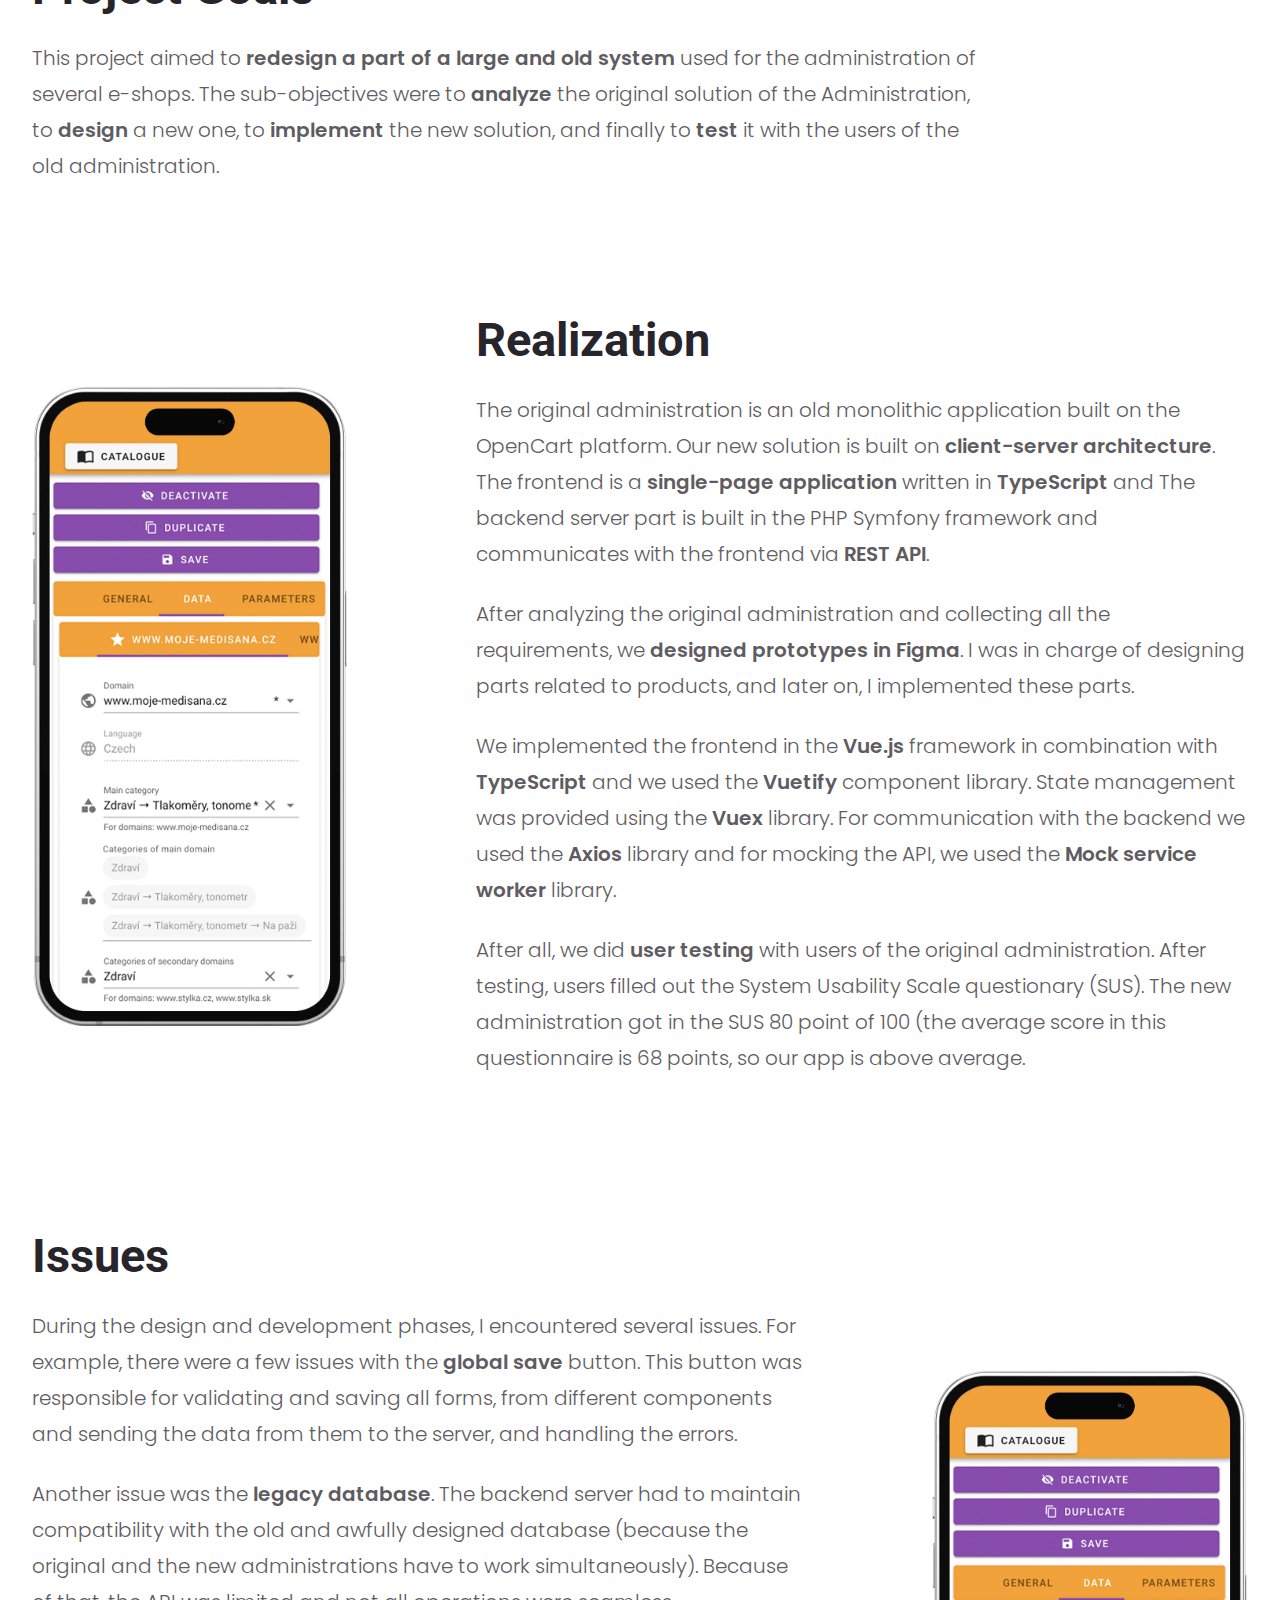
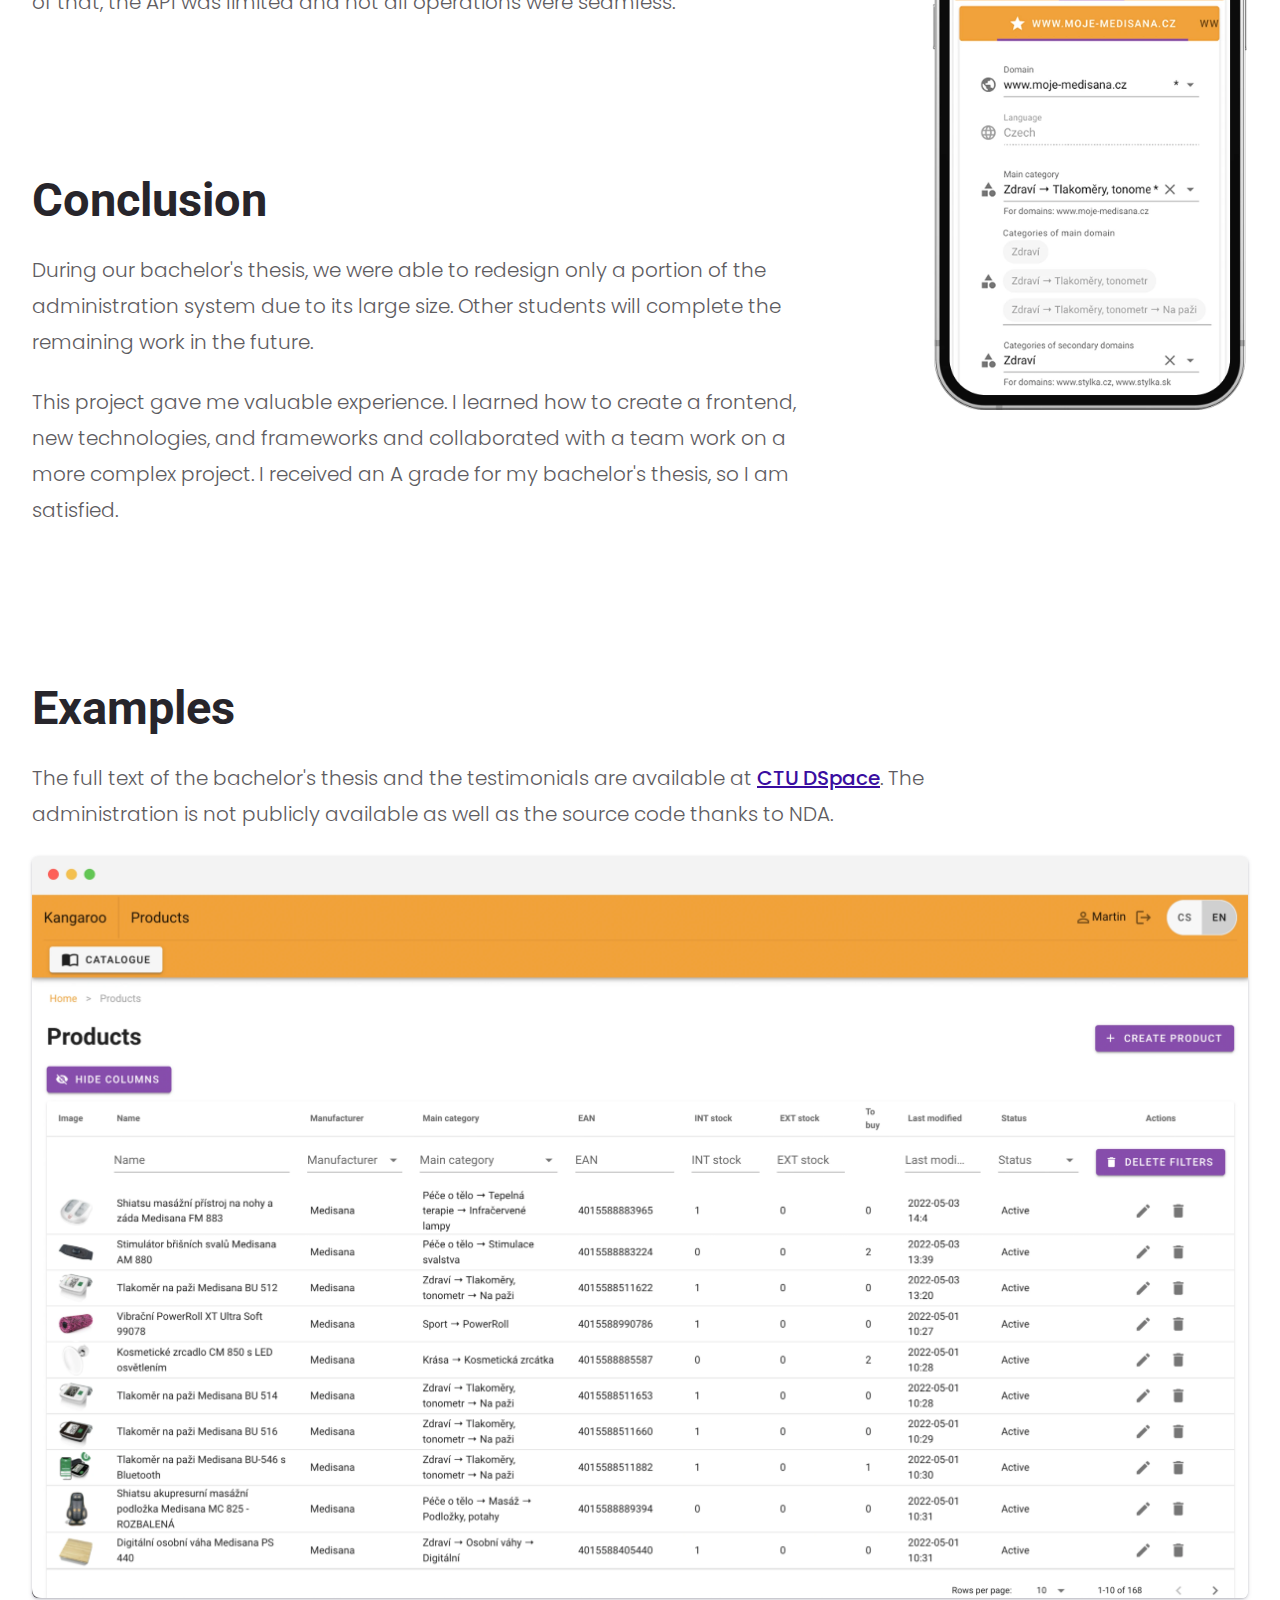
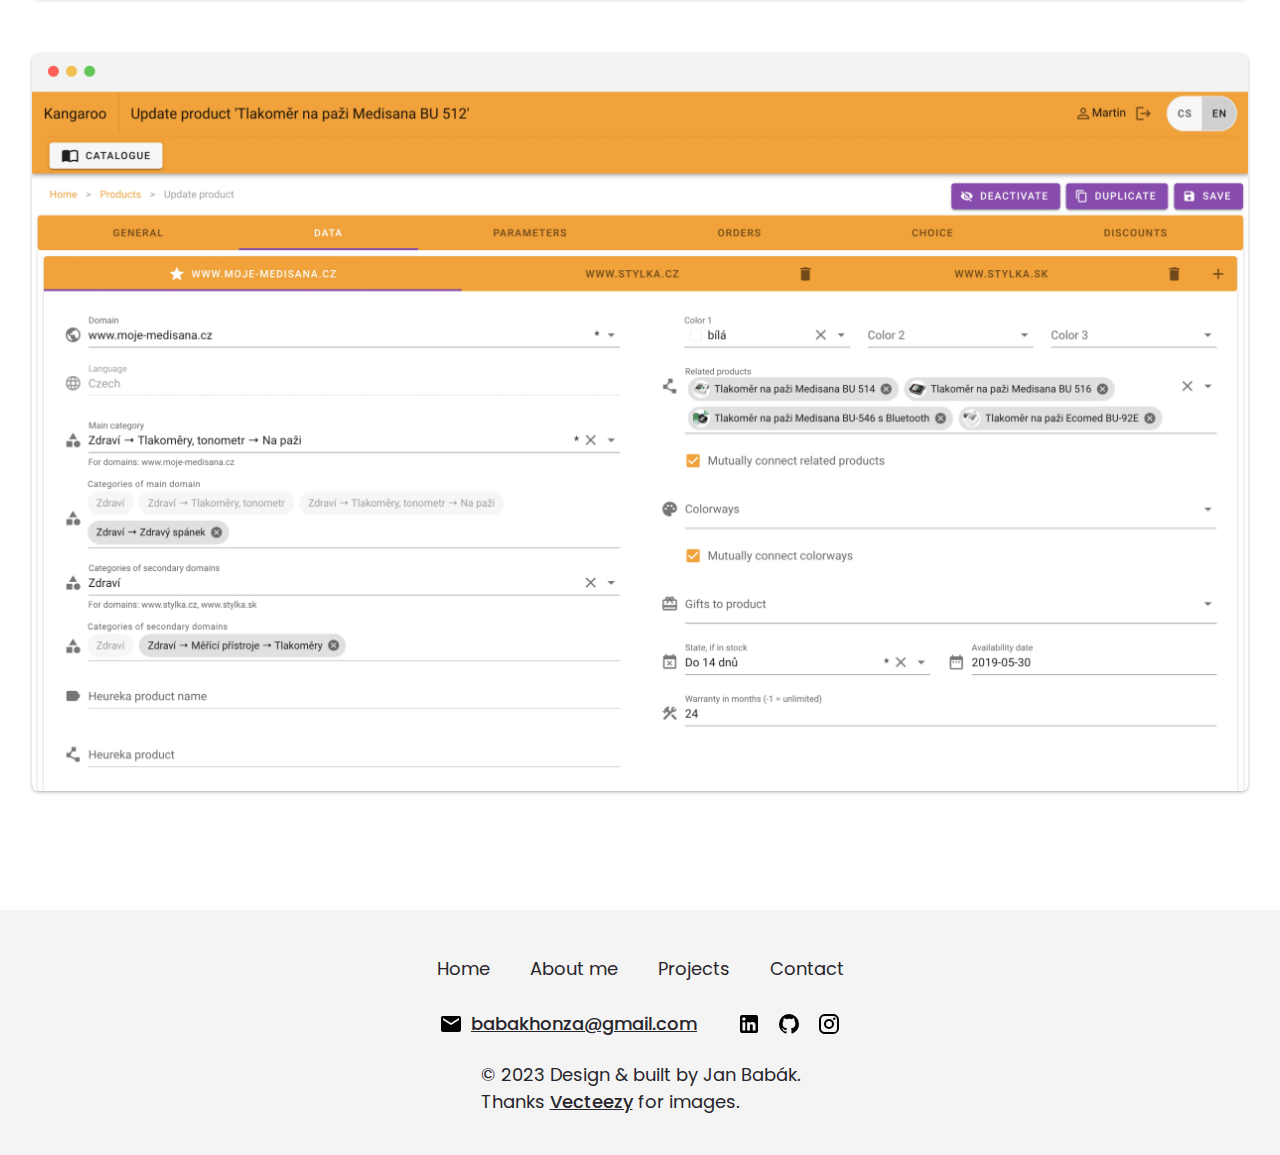
<file: administration.html>
<!DOCTYPE html>
<html lang="en">
	<head>
		<meta charset="UTF-8" />
		<meta http-equiv="X-UA-Compatible" content="IE=edge" />
		<meta name="viewport" content="width=device-width, initial-scale=1.0" />
		<meta name="description" content="This page describes Frontend of e-shop administration." />

		<!-- css -->
		<link rel="stylesheet" href="styles/style.css" />
		<link rel="stylesheet" href="styles/navigation.css" />
		<link rel="stylesheet" href="styles/footer.css" />
		<link rel="stylesheet" href="styles/projects/projects.css" />
		<!-- <link rel="stylesheet" href="styles/projects/cryptify.css" /> -->

		<!-- js -->
		<script src="scripts/hamburgerMenu.js" defer></script>
		<script src="scripts/scrollUpBtn.js" defer></script>

		<!-- favicon -->
		<link rel="icon" type="image/x-icon" href="images/favicon.svg" />

		<title>E-shop administration</title>
	</head>

	<body>
		<!-- header -->
		<header>
			<!-- navbar -->
			<nav class="max-width">
				<!-- logo -->
				<span class="logo-container">
					<img src="images/logo-black.svg" alt="logo" class="logo" id="logo-black" />
					<img src="images/logo-white.svg" alt="logo" class="logo" id="logo-white" />
				</span>

				<!-- navigation links -->
				<ul class="nav-links">
					<li><a href="index.html#" class="link" id="navbar-home-link">Home</a></li>
					<li>
						<a href="index.html#about" class="link" id="navbar-about-link">About me</a>
					</li>
					<li>
						<a href="index.html#projects" class="link" id="navbar-projects-link"
							>Projects</a
						>
					</li>
					<li>
						<a href="index.html#contact" class="link" id="navbar-contact-link"
							>Contact</a
						>
					</li>

					<!-- contact icons -->
					<li class="contact-icons">
						<!-- linkedIn -->
						<a href="https://www.linkedin.com/in/janbabak/">
							<svg
								class="icon"
								xmlns="http://www.w3.org/2000/svg"
								viewBox="0 0 24 24"
							>
								<title>LinkedIn</title>
								<path
									d="M19 3A2 2 0 0 1 21 5V19A2 2 0 0 1 19 21H5A2 2 0 0 1 3 19V5A2 2 0 0 1 5 3H19M18.5 18.5V13.2A3.26 3.26 0 0 0 15.24 9.94C14.39 9.94 13.4 10.46 12.92 11.24V10.13H10.13V18.5H12.92V13.57C12.92 12.8 13.54 12.17 14.31 12.17A1.4 1.4 0 0 1 15.71 13.57V18.5H18.5M6.88 8.56A1.68 1.68 0 0 0 8.56 6.88C8.56 5.95 7.81 5.19 6.88 5.19A1.69 1.69 0 0 0 5.19 6.88C5.19 7.81 5.95 8.56 6.88 8.56M8.27 18.5V10.13H5.5V18.5H8.27Z"
								/>
							</svg>
						</a>

						<!-- gitHub -->
						<a href="https://github.com/babakjan">
							<svg
								class="icon"
								xmlns="http://www.w3.org/2000/svg"
								viewBox="0 0 24 24"
							>
								<title>GitHub</title>
								<path
									d="M12,2A10,10 0 0,0 2,12C2,16.42 4.87,20.17 8.84,21.5C9.34,21.58 9.5,21.27 9.5,21C9.5,20.77 9.5,20.14 9.5,19.31C6.73,19.91 6.14,17.97 6.14,17.97C5.68,16.81 5.03,16.5 5.03,16.5C4.12,15.88 5.1,15.9 5.1,15.9C6.1,15.97 6.63,16.93 6.63,16.93C7.5,18.45 8.97,18 9.54,17.76C9.63,17.11 9.89,16.67 10.17,16.42C7.95,16.17 5.62,15.31 5.62,11.5C5.62,10.39 6,9.5 6.65,8.79C6.55,8.54 6.2,7.5 6.75,6.15C6.75,6.15 7.59,5.88 9.5,7.17C10.29,6.95 11.15,6.84 12,6.84C12.85,6.84 13.71,6.95 14.5,7.17C16.41,5.88 17.25,6.15 17.25,6.15C17.8,7.5 17.45,8.54 17.35,8.79C18,9.5 18.38,10.39 18.38,11.5C18.38,15.32 16.04,16.16 13.81,16.41C14.17,16.72 14.5,17.33 14.5,18.26C14.5,19.6 14.5,20.68 14.5,21C14.5,21.27 14.66,21.59 15.17,21.5C19.14,20.16 22,16.42 22,12A10,10 0 0,0 12,2Z"
								/>
							</svg>
						</a>

						<!-- instagram -->
						<a href="https://www.instagram.com/honza_babak/">
							<svg
								class="icon"
								xmlns="http://www.w3.org/2000/svg"
								viewBox="0 0 24 24"
							>
								<title>Instagram</title>
								<path
									d="M7.8,2H16.2C19.4,2 22,4.6 22,7.8V16.2A5.8,5.8 0 0,1 16.2,22H7.8C4.6,22 2,19.4 2,16.2V7.8A5.8,5.8 0 0,1 7.8,2M7.6,4A3.6,3.6 0 0,0 4,7.6V16.4C4,18.39 5.61,20 7.6,20H16.4A3.6,3.6 0 0,0 20,16.4V7.6C20,5.61 18.39,4 16.4,4H7.6M17.25,5.5A1.25,1.25 0 0,1 18.5,6.75A1.25,1.25 0 0,1 17.25,8A1.25,1.25 0 0,1 16,6.75A1.25,1.25 0 0,1 17.25,5.5M12,7A5,5 0 0,1 17,12A5,5 0 0,1 12,17A5,5 0 0,1 7,12A5,5 0 0,1 12,7M12,9A3,3 0 0,0 9,12A3,3 0 0,0 12,15A3,3 0 0,0 15,12A3,3 0 0,0 12,9Z"
								/>
							</svg>
						</a>
					</li>
				</ul>

				<!-- hamburger menu -->
				<button
					class="hamburger"
					aria-controls="primary-navigation"
					aria-label="primary-navigation"
					aria-expanded="false"
					name="navigation"
				>
					<svg viewBox="0 0 100 100" width="50">
						<line
							class="line top"
							x1="10"
							x2="90"
							y1="40"
							y2="40"
							stroke-width="8"
							stroke-linecap="round"
							stroke-dasharray="80"
							stroke-dashoffset="0"
						></line>
						<line
							class="line bottom"
							x1="90"
							x2="10"
							y1="60"
							y2="60"
							stroke-width="8"
							stroke-linecap="round"
							stroke-dasharray="80"
							stroke-dashoffset="0"
						></line>
					</svg>
				</button>
			</nav>
		</header>

		<!-- main -->
		<main class="max-width">
			<!-- scroll up button -->
			<div id="scroll-up-btn" class="hidden">
				<svg xmlns="http://www.w3.org/2000/svg" viewBox="0 0 24 24">
					<path d="M7.41,15.41L12,10.83L16.59,15.41L18,14L12,8L6,14L7.41,15.41Z" />
				</svg>
			</div>

			<!-- breadcrumbs -->
			<section class="landing">
				<div class="breadcrumbs">
					<a href="index.html#projects">Projects</a>/E-shop administration
				</div>

				<h1>Frontend of e&#8209;shop administration</h1>

				<p>
					Administration of e-shops is a <strong>web application</strong> belonging to the
					company Jagu s.r.o. As a part of my <strong>bachelor thesis</strong>, I
					participated in the development of the frontend. I worked in a team of 4 people
					(2 frontend, and 2 backend developers). I developed the parts of the
					administration that deal with manufacturers and products sold on e-shops.
				</p>
				<p>
					The administration is specific, because it does not serve to administer only one
					e-shop, but several. This tool
					<strong>allows one to sell one product on multiple e-shops and domains</strong>
					and for each o them set different data such as names, descriptions,
					manufacturers, and prices, ...
				</p>

				<div class="links-one-row">
					<!-- video example -->
					<a href="#" class="link-with-icon">
						<svg xmlns="http://www.w3.org/2000/svg" viewBox="0 0 24 24" class="icon">
							<title>youtube</title>
							<path
								d="M10,15L15.19,12L10,9V15M21.56,7.17C21.69,7.64 21.78,8.27 21.84,9.07C21.91,9.87 21.94,10.56 21.94,11.16L22,12C22,14.19 21.84,15.8 21.56,16.83C21.31,17.73 20.73,18.31 19.83,18.56C19.36,18.69 18.5,18.78 17.18,18.84C15.88,18.91 14.69,18.94 13.59,18.94L12,19C7.81,19 5.2,18.84 4.17,18.56C3.27,18.31 2.69,17.73 2.44,16.83C2.31,16.36 2.22,15.73 2.16,14.93C2.09,14.13 2.06,13.44 2.06,12.84L2,12C2,9.81 2.16,8.2 2.44,7.17C2.69,6.27 3.27,5.69 4.17,5.44C4.64,5.31 5.5,5.22 6.82,5.16C8.12,5.09 9.31,5.06 10.41,5.06L12,5C16.19,5 18.8,5.16 19.83,5.44C20.73,5.69 21.31,6.27 21.56,7.17Z"
							/>
						</svg>
						Video example</a
					>
				</div>

				<!-- tech stack -->
				<ul class="tech-stack">
					<li>Vue.js</li>
					<li>Vuetify</li>
					<li>TypeScript</li>
					<li>CSS</li>
					<li>git</li>
				</ul>

				<img
					src="images/projects/administration/product-detail-desktop.webp"
					alt="product detail - general tab - desktop screenshot"
					class="desktop-screenshot"
				/>
			</section>

			<section>
				<h2>Project Goals</h2>
				<p>
					This project aimed to
					<strong>redesign a part of a large and old system</strong> used for the
					administration of several e-shops. The sub-objectives were to
					<strong>analyze</strong> the original solution of the Administration, to
					<strong>design</strong>
					a new one, to <strong>implement</strong> the new solution, and finally to
					<strong>test</strong>
					it with the users of the old administration.
				</p>
			</section>

			<section class="columns">
				<div class="image-column">
					<img
						src="images/projects/administration/product-detail-data-mobile.webp"
						alt="product detail - general tab - mobile screenshot"
						class="phone-mockup"
					/>
				</div>
				<div>
					<h2>Realization</h2>
					<p>
						The original administration is an old monolithic application built on the
						OpenCart platform. Our new solution is built on
						<strong>client-server architecture</strong>. The frontend is a
						<strong>single-page application</strong> written in
						<strong>TypeScript</strong> and The backend server part is built in the PHP
						Symfony framework and communicates with the frontend via
						<strong>REST API</strong>.
					</p>
					<p>
						After analyzing the original administration and collecting all the
						requirements, we <strong>designed prototypes in Figma</strong>. I was in
						charge of designing parts related to products, and later on, I implemented
						these parts.
					</p>
					<p>
						We implemented the frontend in the <strong>Vue.js</strong> framework in
						combination with <strong>TypeScript</strong> and we used the
						<strong>Vuetify</strong> component library. State management was provided
						using the <strong>Vuex</strong> library. For communication with the backend
						we used the <strong>Axios</strong> library and for mocking the API, we used
						the <strong>Mock service worker</strong> library.
					</p>
					<p>
						After all, we did <strong>user testing</strong> with users of the original
						administration. After testing, users filled out the System Usability Scale
						questionary (SUS). The new administration got in the SUS 80 point of 100
						(the average score in this questionnaire is 68 points, so our app is above
						average.
					</p>
				</div>
			</section>

			<section class="columns">
				<div>
					<h2>Issues</h2>

					<p>
						During the design and development phases, I encountered several issues. For
						example, there were a few issues with the
						<strong>global save</strong> button. This button was responsible for
						validating and saving all forms, from different components and sending the
						data from them to the server, and handling the errors.
					</p>

					<p>
						Another issue was the <strong>legacy database</strong>. The backend server
						had to maintain compatibility with the old and awfully designed database
						(because the original and the new administrations have to work
						simultaneously). Because of that, the API was limited and not all operations
						were seamless.
					</p>

					<h2 class="conclusion">Conclusion</h2>

					<p>
						During our bachelor's thesis, we were able to redesign only a portion of the
						administration system due to its large size. Other students will complete
						the remaining work in the future.
					</p>

					<p>
						This project gave me valuable experience. I learned how to create a
						frontend, new technologies, and frameworks and collaborated with a team work
						on a more complex project. I received an A grade for my bachelor's thesis,
						so I am satisfied.
					</p>
				</div>

				<div class="image-column">
					<img
						src="images/projects/administration/product-detail-data-mobile.webp"
						alt="product detail - data tab - mobile screenshot"
						class="phone-mockup"
					/>
				</div>
			</section>

			<section class="examples">
				<h2>Examples</h2>
				<p>
					The full text of the bachelor's thesis and the testimonials are available at
					<a href="https://dspace.cvut.cz/handle/10467/102225">CTU DSpace</a>. The
					administration is not publicly available as well as the source code thanks to
					NDA.
				</p>

				<img
					src="images/projects/administration/products-desktop.webp"
					alt="products desktop screenshot"
					class="desktop-screenshot"
				/>

				<img
					src="images/projects/administration/product detail-data-desktop.webp"
					alt="product detail desktop screenshot"
					class="desktop-screenshot"
				/>
			</section>
		</main>

		<!-- footer -->
		<footer>
			<div class="content max-width">
				<!-- rights -->
				<div class="rights">
					<span> &#169; 2023 Design & built by Jan Babák.</span>
					<span>
						Thanks <a href="https://www.vecteezy.com">Vecteezy</a> for images.
					</span>
				</div>

				<!-- navigation -->
				<ul class="navigation">
					<li><a href="index.html#">Home</a></li>
					<li><a href="index.html#about">About me</a></li>
					<li><a href="index.html#projects">Projects</a></li>
					<li><a href="index.html#contact">Contact</a></li>
				</ul>

				<!-- contact -->
				<div class="contacts">
					<!-- email -->
					<div class="email">
						<svg class="icon" xmlns="http://www.w3.org/2000/svg" viewBox="0 0 24 24">
							<title>email</title>
							<path
								d="M20,8L12,13L4,8V6L12,11L20,6M20,4H4C2.89,4 2,4.89 2,6V18A2,2 0 0,0 4,20H20A2,2 0 0,0 22,18V6C22,4.89 21.1,4 20,4Z"
							/>
						</svg>
						<a href="mailto:babakhonza@gmail.com">babakhonza@gmail.com</a>
					</div>

					<!-- other icons -->
					<div class="contact-icons">
						<!-- linkedIn -->
						<a href="https://www.linkedin.com/in/janbabak/">
							<svg
								class="icon"
								xmlns="http://www.w3.org/2000/svg"
								viewBox="0 0 24 24"
							>
								<title>LinkedIn</title>
								<path
									d="M19 3A2 2 0 0 1 21 5V19A2 2 0 0 1 19 21H5A2 2 0 0 1 3 19V5A2 2 0 0 1 5 3H19M18.5 18.5V13.2A3.26 3.26 0 0 0 15.24 9.94C14.39 9.94 13.4 10.46 12.92 11.24V10.13H10.13V18.5H12.92V13.57C12.92 12.8 13.54 12.17 14.31 12.17A1.4 1.4 0 0 1 15.71 13.57V18.5H18.5M6.88 8.56A1.68 1.68 0 0 0 8.56 6.88C8.56 5.95 7.81 5.19 6.88 5.19A1.69 1.69 0 0 0 5.19 6.88C5.19 7.81 5.95 8.56 6.88 8.56M8.27 18.5V10.13H5.5V18.5H8.27Z"
								/>
							</svg>
						</a>

						<!-- gitHub -->
						<a href="https://github.com/babakjan">
							<svg
								class="icon"
								xmlns="http://www.w3.org/2000/svg"
								viewBox="0 0 24 24"
							>
								<title>GitHub</title>
								<path
									d="M12,2A10,10 0 0,0 2,12C2,16.42 4.87,20.17 8.84,21.5C9.34,21.58 9.5,21.27 9.5,21C9.5,20.77 9.5,20.14 9.5,19.31C6.73,19.91 6.14,17.97 6.14,17.97C5.68,16.81 5.03,16.5 5.03,16.5C4.12,15.88 5.1,15.9 5.1,15.9C6.1,15.97 6.63,16.93 6.63,16.93C7.5,18.45 8.97,18 9.54,17.76C9.63,17.11 9.89,16.67 10.17,16.42C7.95,16.17 5.62,15.31 5.62,11.5C5.62,10.39 6,9.5 6.65,8.79C6.55,8.54 6.2,7.5 6.75,6.15C6.75,6.15 7.59,5.88 9.5,7.17C10.29,6.95 11.15,6.84 12,6.84C12.85,6.84 13.71,6.95 14.5,7.17C16.41,5.88 17.25,6.15 17.25,6.15C17.8,7.5 17.45,8.54 17.35,8.79C18,9.5 18.38,10.39 18.38,11.5C18.38,15.32 16.04,16.16 13.81,16.41C14.17,16.72 14.5,17.33 14.5,18.26C14.5,19.6 14.5,20.68 14.5,21C14.5,21.27 14.66,21.59 15.17,21.5C19.14,20.16 22,16.42 22,12A10,10 0 0,0 12,2Z"
								/>
							</svg>
						</a>

						<!-- instagram -->
						<a href="https://www.instagram.com/honza_babak/">
							<svg
								class="icon"
								xmlns="http://www.w3.org/2000/svg"
								viewBox="0 0 24 24"
							>
								<title>Instagram</title>
								<path
									d="M7.8,2H16.2C19.4,2 22,4.6 22,7.8V16.2A5.8,5.8 0 0,1 16.2,22H7.8C4.6,22 2,19.4 2,16.2V7.8A5.8,5.8 0 0,1 7.8,2M7.6,4A3.6,3.6 0 0,0 4,7.6V16.4C4,18.39 5.61,20 7.6,20H16.4A3.6,3.6 0 0,0 20,16.4V7.6C20,5.61 18.39,4 16.4,4H7.6M17.25,5.5A1.25,1.25 0 0,1 18.5,6.75A1.25,1.25 0 0,1 17.25,8A1.25,1.25 0 0,1 16,6.75A1.25,1.25 0 0,1 17.25,5.5M12,7A5,5 0 0,1 17,12A5,5 0 0,1 12,17A5,5 0 0,1 7,12A5,5 0 0,1 12,7M12,9A3,3 0 0,0 9,12A3,3 0 0,0 12,15A3,3 0 0,0 15,12A3,3 0 0,0 12,9Z"
								/>
							</svg>
						</a>
					</div>
				</div>
			</div>
		</footer>
	</body>
</html>
</file>
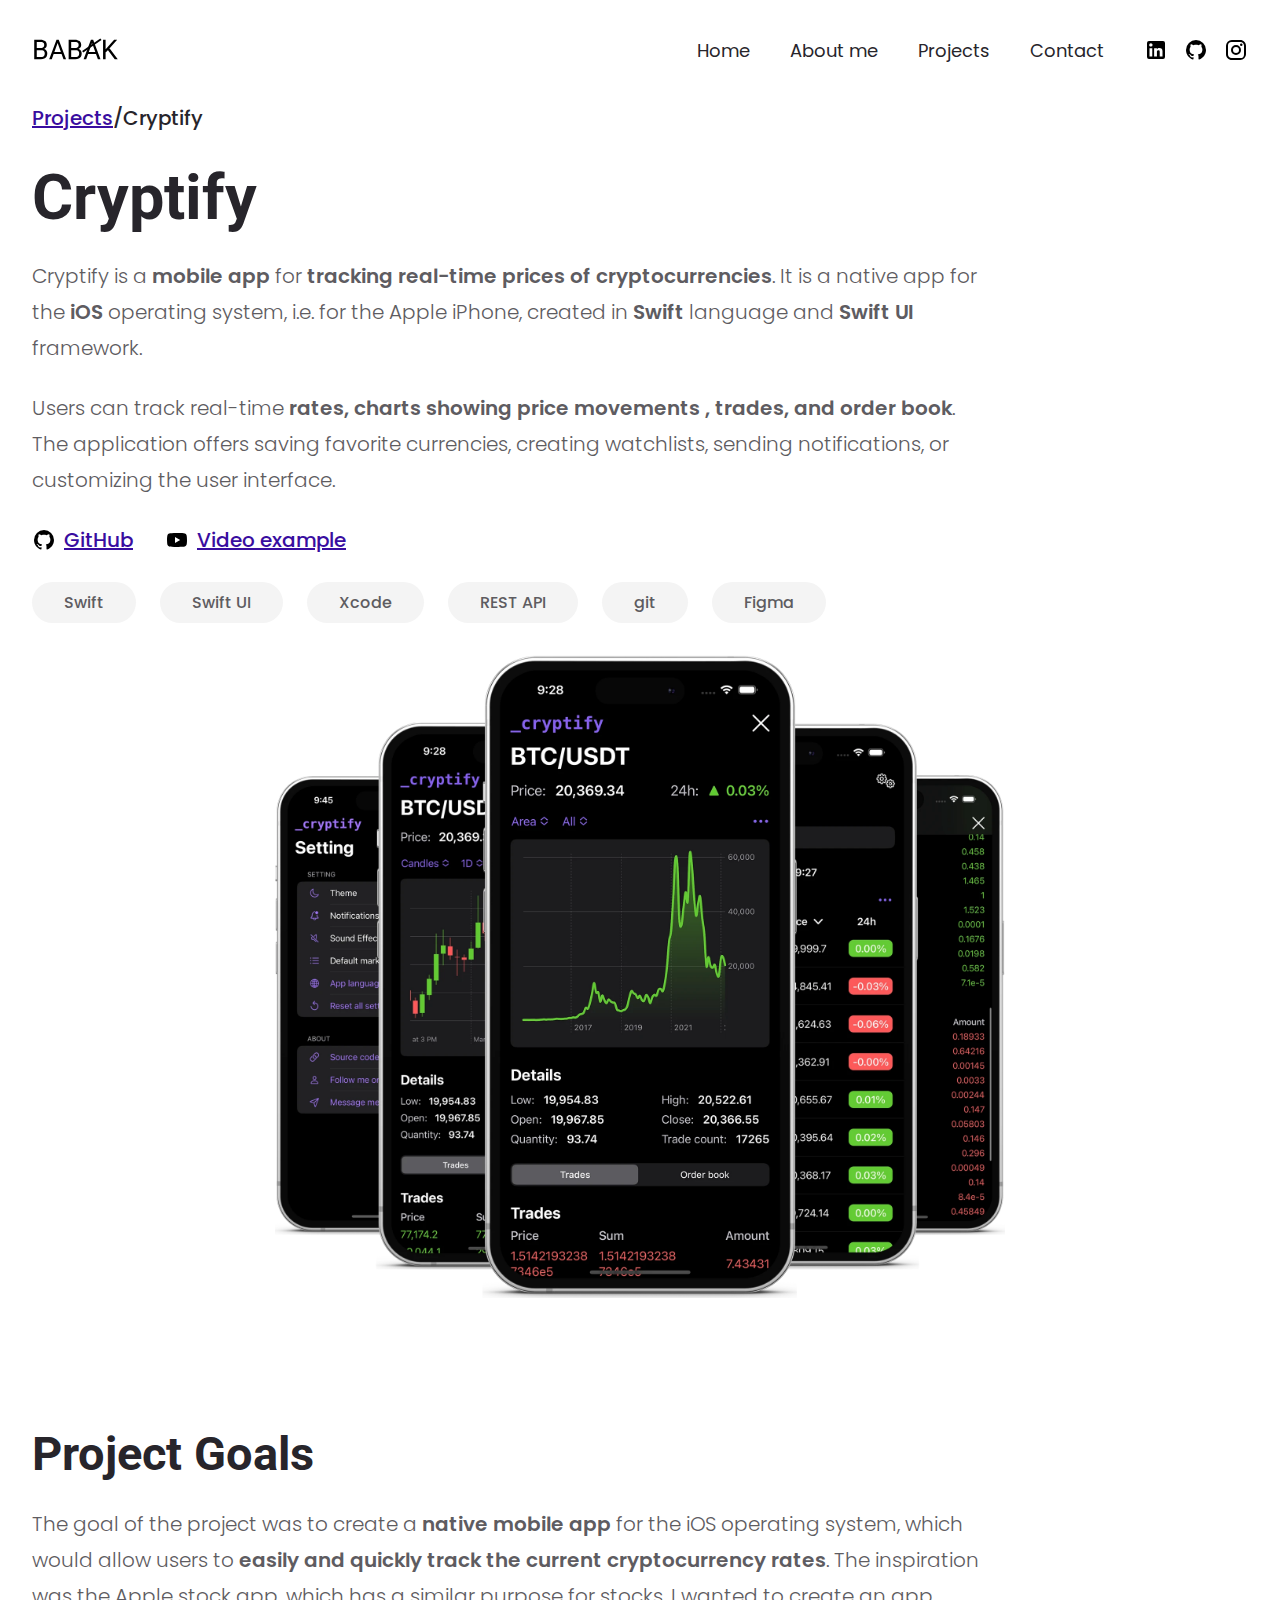
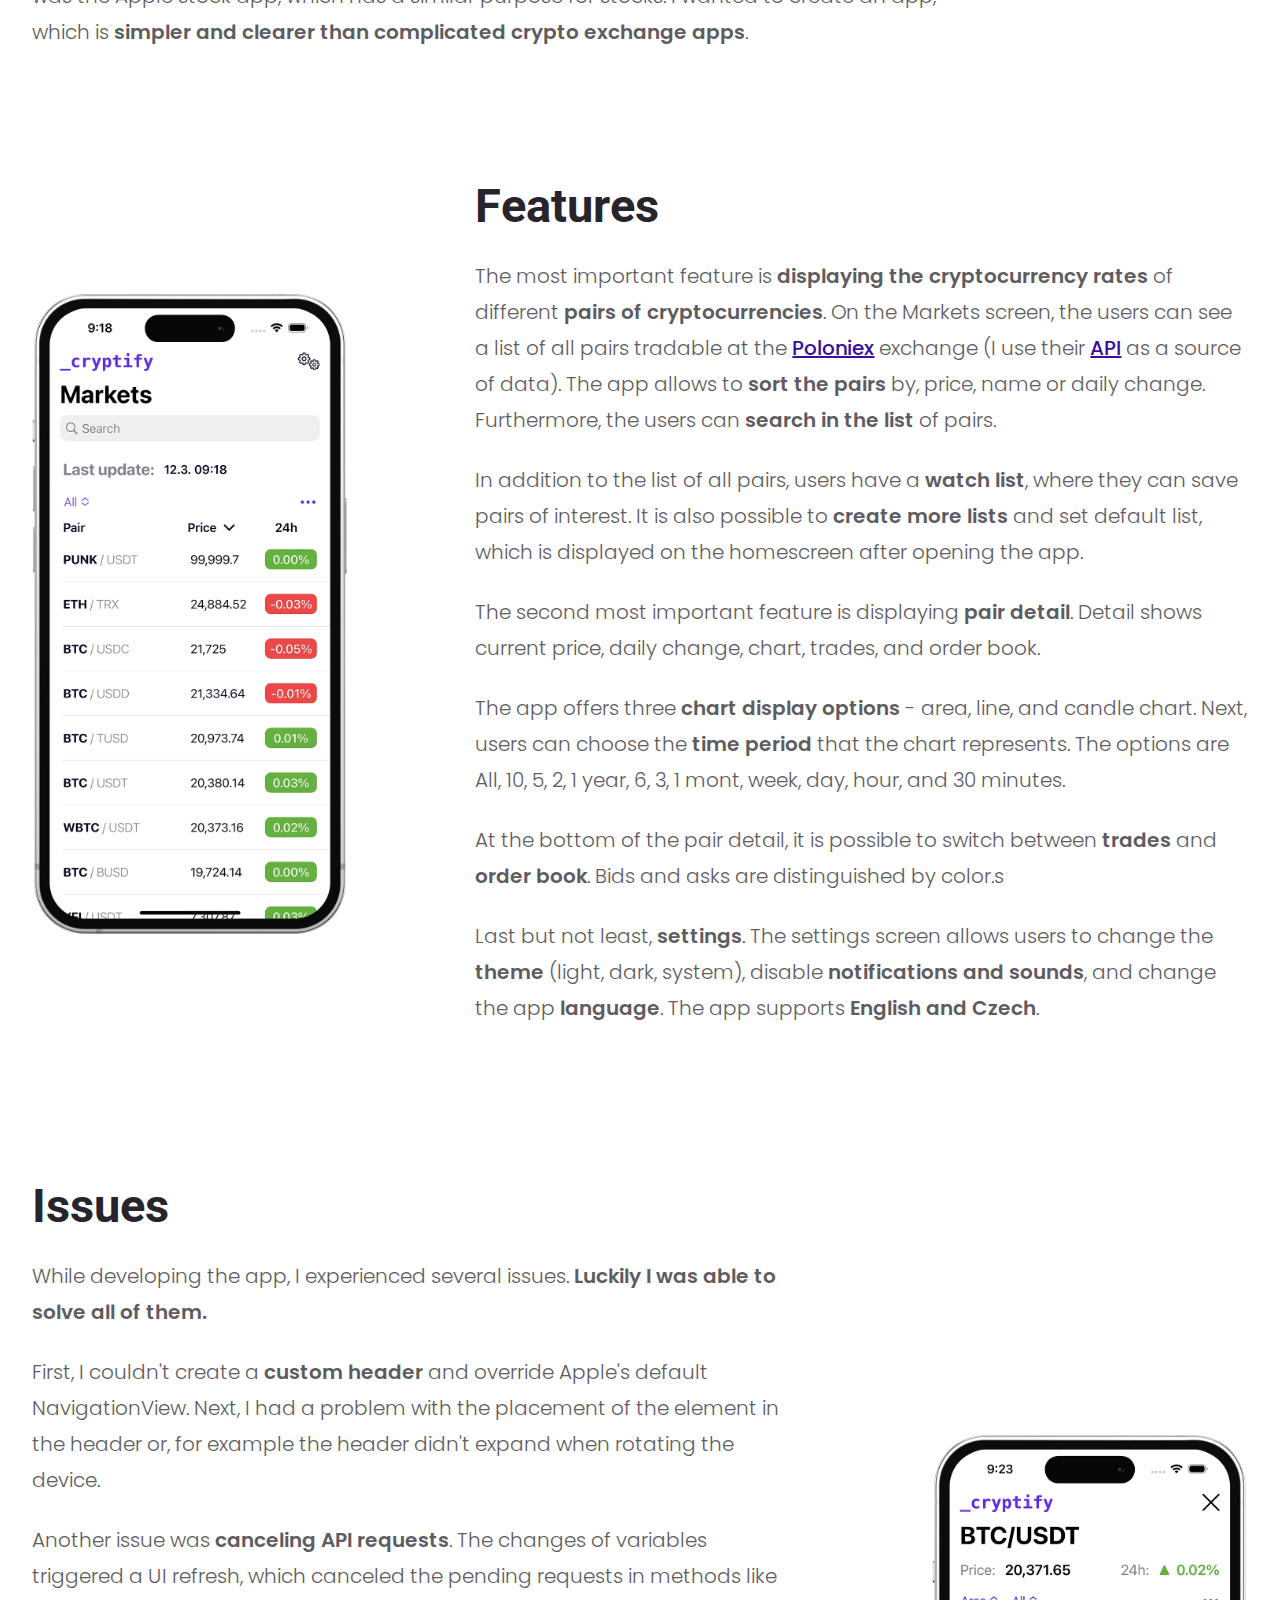
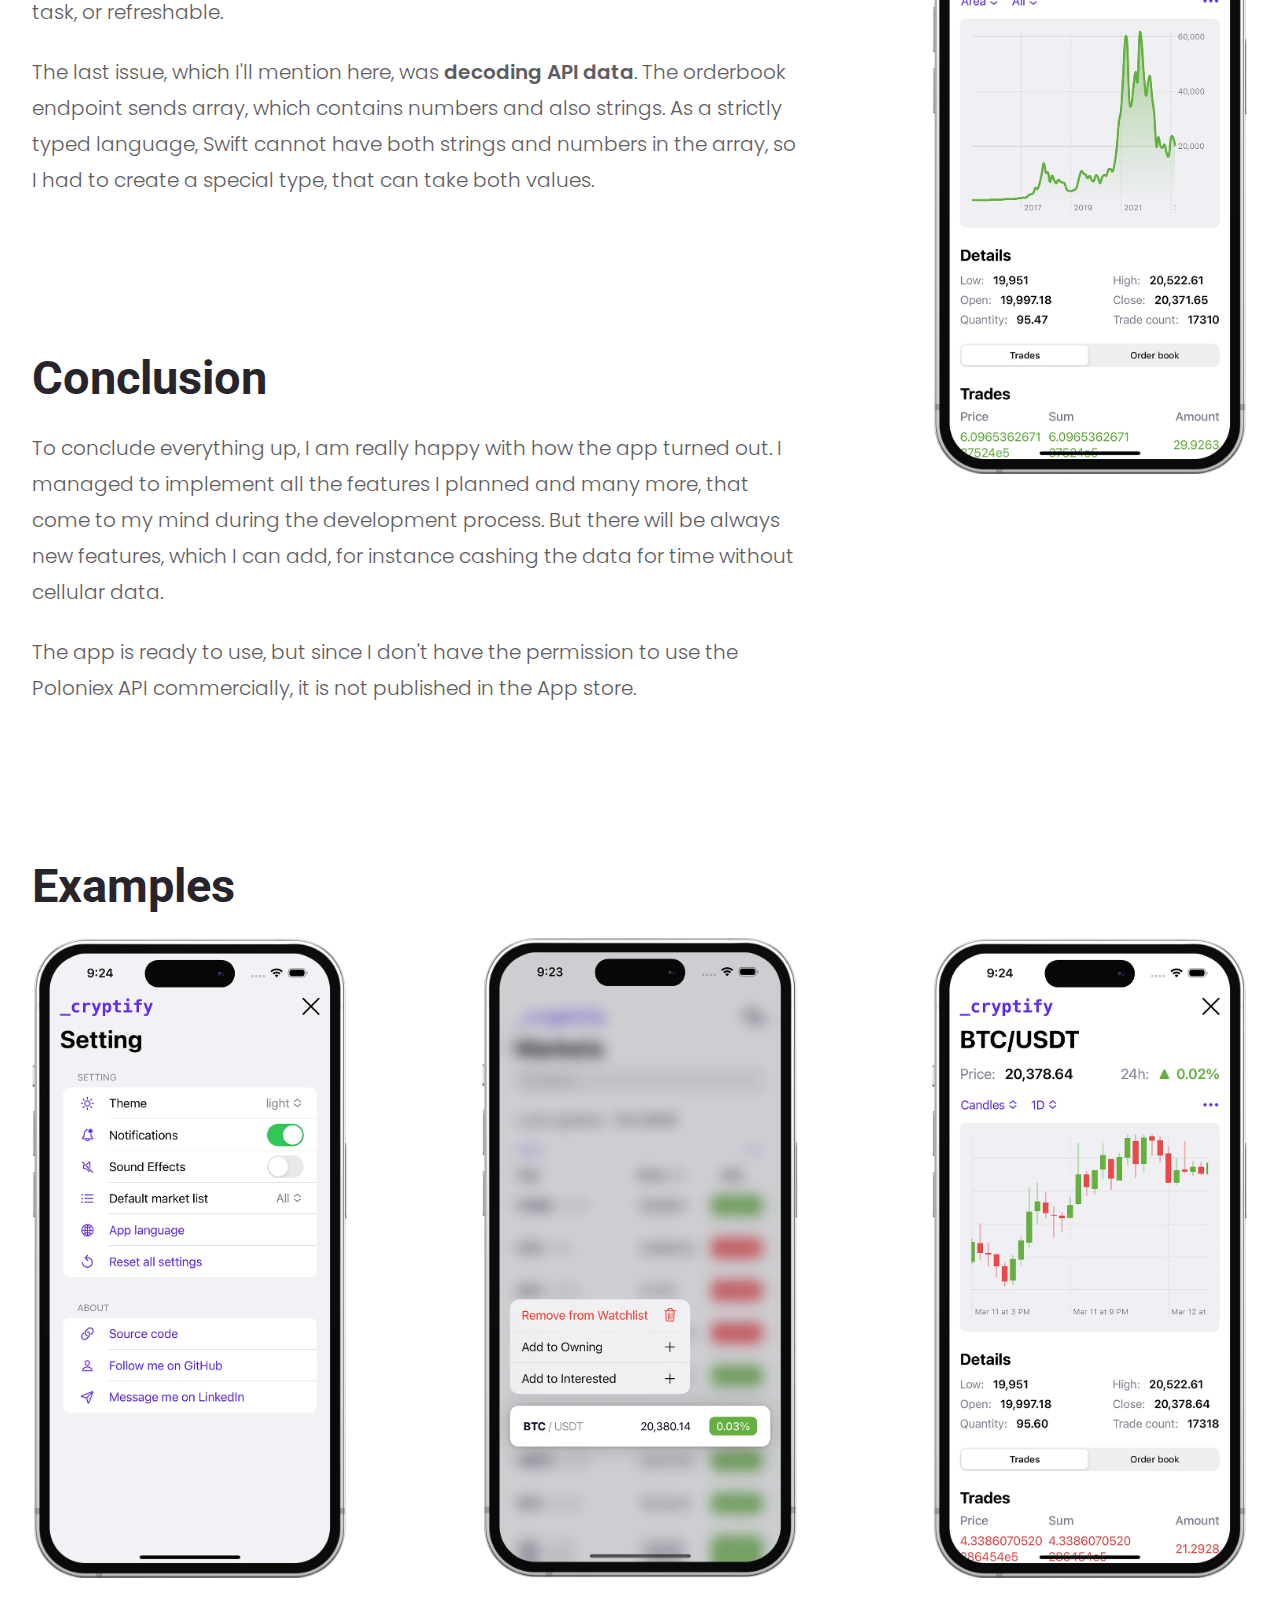
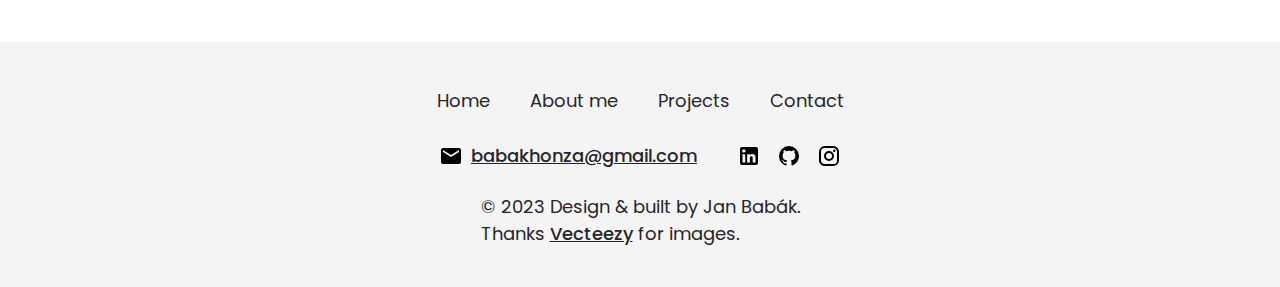
<file: cryptify.html>
<!DOCTYPE html>
<html lang="en">
	<head>
		<meta charset="UTF-8" />
		<meta http-equiv="X-UA-Compatible" content="IE=edge" />
		<meta name="viewport" content="width=device-width, initial-scale=1.0" />
		<meta
			name="description"
			content="Cryptify is mobile application for tracking cryptocurrencies."
		/>

		<!-- css -->
		<link rel="stylesheet" href="styles/style.css" />
		<link rel="stylesheet" href="styles/navigation.css" />
		<link rel="stylesheet" href="styles/footer.css" />
		<link rel="stylesheet" href="styles/projects/projects.css" />
		<link rel="stylesheet" href="styles/projects/cryptify.css" />

		<!-- js -->
		<script src="scripts/hamburgerMenu.js" defer></script>
		<script src="scripts/scrollUpBtn.js" defer></script>

		<!-- favicon -->
		<link rel="icon" type="image/x-icon" href="images/favicon.svg" />

		<title>Cryptify</title>
	</head>

	<body>
		<!-- header -->
		<header>
			<!-- navbar -->
			<nav class="max-width">
				<!-- logo -->
				<span class="logo-container">
					<img src="images/logo-black.svg" alt="logo" class="logo" id="logo-black" />
					<img src="images/logo-white.svg" alt="logo" class="logo" id="logo-white" />
				</span>

				<!-- navigation links -->
				<ul class="nav-links">
					<li><a href="index.html#" class="link" id="navbar-home-link">Home</a></li>
					<li>
						<a href="index.html#about" class="link" id="navbar-about-link">About me</a>
					</li>
					<li>
						<a href="index.html#projects" class="link" id="navbar-projects-link"
							>Projects</a
						>
					</li>
					<li>
						<a href="index.html#contact" class="link" id="navbar-contact-link"
							>Contact</a
						>
					</li>

					<!-- contact icons -->
					<li class="contact-icons">
						<!-- linkedIn -->
						<a href="https://www.linkedin.com/in/janbabak/">
							<svg
								class="icon"
								xmlns="http://www.w3.org/2000/svg"
								viewBox="0 0 24 24"
							>
								<title>LinkedIn</title>
								<path
									d="M19 3A2 2 0 0 1 21 5V19A2 2 0 0 1 19 21H5A2 2 0 0 1 3 19V5A2 2 0 0 1 5 3H19M18.5 18.5V13.2A3.26 3.26 0 0 0 15.24 9.94C14.39 9.94 13.4 10.46 12.92 11.24V10.13H10.13V18.5H12.92V13.57C12.92 12.8 13.54 12.17 14.31 12.17A1.4 1.4 0 0 1 15.71 13.57V18.5H18.5M6.88 8.56A1.68 1.68 0 0 0 8.56 6.88C8.56 5.95 7.81 5.19 6.88 5.19A1.69 1.69 0 0 0 5.19 6.88C5.19 7.81 5.95 8.56 6.88 8.56M8.27 18.5V10.13H5.5V18.5H8.27Z"
								/>
							</svg>
						</a>

						<!-- gitHub -->
						<a href="https://github.com/babakjan">
							<svg
								class="icon"
								xmlns="http://www.w3.org/2000/svg"
								viewBox="0 0 24 24"
							>
								<title>GitHub</title>
								<path
									d="M12,2A10,10 0 0,0 2,12C2,16.42 4.87,20.17 8.84,21.5C9.34,21.58 9.5,21.27 9.5,21C9.5,20.77 9.5,20.14 9.5,19.31C6.73,19.91 6.14,17.97 6.14,17.97C5.68,16.81 5.03,16.5 5.03,16.5C4.12,15.88 5.1,15.9 5.1,15.9C6.1,15.97 6.63,16.93 6.63,16.93C7.5,18.45 8.97,18 9.54,17.76C9.63,17.11 9.89,16.67 10.17,16.42C7.95,16.17 5.62,15.31 5.62,11.5C5.62,10.39 6,9.5 6.65,8.79C6.55,8.54 6.2,7.5 6.75,6.15C6.75,6.15 7.59,5.88 9.5,7.17C10.29,6.95 11.15,6.84 12,6.84C12.85,6.84 13.71,6.95 14.5,7.17C16.41,5.88 17.25,6.15 17.25,6.15C17.8,7.5 17.45,8.54 17.35,8.79C18,9.5 18.38,10.39 18.38,11.5C18.38,15.32 16.04,16.16 13.81,16.41C14.17,16.72 14.5,17.33 14.5,18.26C14.5,19.6 14.5,20.68 14.5,21C14.5,21.27 14.66,21.59 15.17,21.5C19.14,20.16 22,16.42 22,12A10,10 0 0,0 12,2Z"
								/>
							</svg>
						</a>

						<!-- instagram -->
						<a href="https://www.instagram.com/honza_babak/">
							<svg
								class="icon"
								xmlns="http://www.w3.org/2000/svg"
								viewBox="0 0 24 24"
							>
								<title>Instagram</title>
								<path
									d="M7.8,2H16.2C19.4,2 22,4.6 22,7.8V16.2A5.8,5.8 0 0,1 16.2,22H7.8C4.6,22 2,19.4 2,16.2V7.8A5.8,5.8 0 0,1 7.8,2M7.6,4A3.6,3.6 0 0,0 4,7.6V16.4C4,18.39 5.61,20 7.6,20H16.4A3.6,3.6 0 0,0 20,16.4V7.6C20,5.61 18.39,4 16.4,4H7.6M17.25,5.5A1.25,1.25 0 0,1 18.5,6.75A1.25,1.25 0 0,1 17.25,8A1.25,1.25 0 0,1 16,6.75A1.25,1.25 0 0,1 17.25,5.5M12,7A5,5 0 0,1 17,12A5,5 0 0,1 12,17A5,5 0 0,1 7,12A5,5 0 0,1 12,7M12,9A3,3 0 0,0 9,12A3,3 0 0,0 12,15A3,3 0 0,0 15,12A3,3 0 0,0 12,9Z"
								/>
							</svg>
						</a>
					</li>
				</ul>

				<!-- hamburger menu -->
				<button
					class="hamburger"
					aria-controls="primary-navigation"
					aria-label="primary-navigation"
					aria-expanded="false"
					name="navigation"
				>
					<svg viewBox="0 0 100 100" width="50">
						<line
							class="line top"
							x1="10"
							x2="90"
							y1="40"
							y2="40"
							stroke-width="8"
							stroke-linecap="round"
							stroke-dasharray="80"
							stroke-dashoffset="0"
						></line>
						<line
							class="line bottom"
							x1="90"
							x2="10"
							y1="60"
							y2="60"
							stroke-width="8"
							stroke-linecap="round"
							stroke-dasharray="80"
							stroke-dashoffset="0"
						></line>
					</svg>
				</button>
			</nav>
		</header>

		<!-- main -->
		<main class="max-width">
			<!-- scroll up button -->
			<div id="scroll-up-btn" class="hidden">
				<svg xmlns="http://www.w3.org/2000/svg" viewBox="0 0 24 24">
					<path d="M7.41,15.41L12,10.83L16.59,15.41L18,14L12,8L6,14L7.41,15.41Z" />
				</svg>
			</div>

			<!-- breadcrumbs -->
			<section class="landing">
				<div class="breadcrumbs"><a href="index.html#projects">Projects</a>/Cryptify</div>

				<h1>Cryptify</h1>

				<p>
					Cryptify is a <strong>mobile app</strong> for
					<strong>tracking real-time prices of cryptocurrencies</strong>. It is a native
					app for the <strong>iOS</strong> operating system, i.e. for the Apple iPhone,
					created in <strong>Swift</strong> language and
					<strong>Swift UI</strong> framework.
				</p>
				<p>
					Users can track real-time
					<strong>rates, charts showing price movements , trades, and order book</strong>.
					The application offers saving favorite currencies, creating watchlists, sending
					notifications, or customizing the user interface.
				</p>

				<div class="links-one-row">
					<!-- github -->
					<a href="https://github.com/babakjan/Cryptify" class="link-with-icon">
						<svg class="icon" xmlns="http://www.w3.org/2000/svg" viewBox="0 0 24 24">
							<title>GitHub</title>
							<path
								d="M12,2A10,10 0 0,0 2,12C2,16.42 4.87,20.17 8.84,21.5C9.34,21.58 9.5,21.27 9.5,21C9.5,20.77 9.5,20.14 9.5,19.31C6.73,19.91 6.14,17.97 6.14,17.97C5.68,16.81 5.03,16.5 5.03,16.5C4.12,15.88 5.1,15.9 5.1,15.9C6.1,15.97 6.63,16.93 6.63,16.93C7.5,18.45 8.97,18 9.54,17.76C9.63,17.11 9.89,16.67 10.17,16.42C7.95,16.17 5.62,15.31 5.62,11.5C5.62,10.39 6,9.5 6.65,8.79C6.55,8.54 6.2,7.5 6.75,6.15C6.75,6.15 7.59,5.88 9.5,7.17C10.29,6.95 11.15,6.84 12,6.84C12.85,6.84 13.71,6.95 14.5,7.17C16.41,5.88 17.25,6.15 17.25,6.15C17.8,7.5 17.45,8.54 17.35,8.79C18,9.5 18.38,10.39 18.38,11.5C18.38,15.32 16.04,16.16 13.81,16.41C14.17,16.72 14.5,17.33 14.5,18.26C14.5,19.6 14.5,20.68 14.5,21C14.5,21.27 14.66,21.59 15.17,21.5C19.14,20.16 22,16.42 22,12A10,10 0 0,0 12,2Z"
							/>
						</svg>
						GitHub
					</a>

					<!-- video example -->
					<a href="#" class="link-with-icon">
						<svg xmlns="http://www.w3.org/2000/svg" viewBox="0 0 24 24" class="icon">
							<title>youtube</title>
							<path
								d="M10,15L15.19,12L10,9V15M21.56,7.17C21.69,7.64 21.78,8.27 21.84,9.07C21.91,9.87 21.94,10.56 21.94,11.16L22,12C22,14.19 21.84,15.8 21.56,16.83C21.31,17.73 20.73,18.31 19.83,18.56C19.36,18.69 18.5,18.78 17.18,18.84C15.88,18.91 14.69,18.94 13.59,18.94L12,19C7.81,19 5.2,18.84 4.17,18.56C3.27,18.31 2.69,17.73 2.44,16.83C2.31,16.36 2.22,15.73 2.16,14.93C2.09,14.13 2.06,13.44 2.06,12.84L2,12C2,9.81 2.16,8.2 2.44,7.17C2.69,6.27 3.27,5.69 4.17,5.44C4.64,5.31 5.5,5.22 6.82,5.16C8.12,5.09 9.31,5.06 10.41,5.06L12,5C16.19,5 18.8,5.16 19.83,5.44C20.73,5.69 21.31,6.27 21.56,7.17Z"
							/>
						</svg>
						Video example</a
					>
				</div>

				<!-- tech stack -->
				<ul class="tech-stack">
					<li>Swift</li>
					<li>Swift UI</li>
					<li>Xcode</li>
					<li>REST API</li>
					<li>git</li>
					<li>Figma</li>
				</ul>

				<img
					src="images/projects/cryptify/4phones.webp"
					alt="Cryptify app screenshots"
					class="landing-phones"
				/>
			</section>

			<section>
				<h2>Project Goals</h2>
				<p>
					The goal of the project was to create a <strong>native mobile app</strong> for
					the iOS operating system, which would allow users to
					<strong>easily and quickly track the current cryptocurrency rates</strong>. The
					inspiration was the Apple stock app, which has a similar purpose for stocks. I
					wanted to create an app, which is
					<strong>simpler and clearer than complicated crypto exchange apps</strong>.
				</p>
			</section>

			<section class="columns">
				<div class="image-column">
					<img
						src="images/projects/cryptify/markets.webp"
						alt="markets screenshots"
						class="phone-mockup"
					/>
				</div>
				<div>
					<h2>Features</h2>
					<p>
						The most important feature is
						<strong>displaying the cryptocurrency rates</strong> of different
						<strong>pairs of cryptocurrencies</strong>. On the Markets screen, the users
						can see a list of all pairs tradable at the
						<a href="https://poloniex.com">Poloniex</a> exchange (I use their
						<a href="https://docs.poloniex.com/#introduction">API</a> as a source of
						data). The app allows to <strong>sort the pairs</strong> by, price, name or
						daily change. Furthermore, the users can
						<strong>search in the list</strong> of pairs.
					</p>
					<p>
						In addition to the list of all pairs, users have a
						<strong>watch list</strong>, where they can save pairs of interest. It is
						also possible to <strong>create more lists</strong> and set default list,
						which is displayed on the homescreen after opening the app.
					</p>
					<p>
						The second most important feature is displaying
						<strong>pair detail</strong>. Detail shows current price, daily change,
						chart, trades, and order book.
					</p>
					<p>
						The app offers three <strong>chart display options</strong> - area, line,
						and candle chart. Next, users can choose the
						<strong>time period</strong> that the chart represents. The options are All,
						10, 5, 2, 1 year, 6, 3, 1 mont, week, day, hour, and 30 minutes.
					</p>
					<p>
						At the bottom of the pair detail, it is possible to switch between
						<strong>trades</strong> and <strong>order book</strong>. Bids and asks are
						distinguished by color.s
					</p>
					<p>
						Last but not least, <strong>settings</strong>. The settings screen allows
						users to change the <strong>theme</strong> (light, dark, system), disable
						<strong>notifications and sounds</strong>, and change the app
						<strong>language</strong>. The app supports
						<strong>English and Czech</strong>.
					</p>
				</div>
			</section>

			<section class="columns">
				<div>
					<h2>Issues</h2>

					<p>
						While developing the app, I experienced several issues.
						<strong>Luckily I was able to solve all of them.</strong>
					</p>

					<p>
						First, I couldn't create a <strong>custom header</strong> and override
						Apple's default NavigationView. Next, I had a problem with the placement of
						the element in the header or, for example the header didn't expand when
						rotating the device.
					</p>

					<p>
						Another issue was <strong>canceling API requests</strong>. The changes of
						variables triggered a UI refresh, which canceled the pending requests in
						methods like task, or refreshable.
					</p>

					<p>
						The last issue, which I'll mention here, was
						<strong>decoding API data</strong>. The orderbook endpoint sends array,
						which contains numbers and also strings. As a strictly typed language, Swift
						cannot have both strings and numbers in the array, so I had to create a
						special type, that can take both values.
					</p>

					<h2 class="conclusion">Conclusion</h2>

					<p>
						To conclude everything up, I am really happy with how the app turned out. I
						managed to implement all the features I planned and many more, that come to
						my mind during the development process. But there will be always new
						features, which I can add, for instance cashing the data for time without
						cellular data.
					</p>

					<p>
						The app is ready to use, but since I don't have the permission to use the
						Poloniex API commercially, it is not published in the App store.
					</p>
				</div>

				<div class="image-column">
					<img
						src="images/projects/cryptify/area-green.webp"
						alt="cryptocurrency detail screenshot"
						class="phone-mockup"
					/>
				</div>
			</section>

			<section>
				<h2>Examples</h2>

				<div class="examples">
					<img
						src="images/projects/cryptify/settings.webp"
						alt="setting screen"
						class="phone-mockup"
					/>

					<img
						src="images/projects/cryptify/add-to-list.webp"
						alt="add cryptocurrency to list screenshot"
						class="phone-mockup"
					/>

					<img
						src="images/projects/cryptify/candles.webp"
						alt="candle chart screenshot"
						class="phone-mockup"
					/>
				</div>
			</section>
		</main>

		<!-- footer -->
		<footer>
			<div class="content max-width">
				<!-- rights -->
				<div class="rights">
					<span> &#169; 2023 Design & built by Jan Babák.</span>
					<span>
						Thanks <a href="https://www.vecteezy.com">Vecteezy</a> for images.
					</span>
				</div>

				<!-- navigation -->
				<ul class="navigation">
					<li><a href="index.html#">Home</a></li>
					<li><a href="index.html#about">About me</a></li>
					<li><a href="index.html#projects">Projects</a></li>
					<li><a href="index.html#contact">Contact</a></li>
				</ul>

				<!-- contact -->
				<div class="contacts">
					<!-- email -->
					<div class="email">
						<svg class="icon" xmlns="http://www.w3.org/2000/svg" viewBox="0 0 24 24">
							<title>email</title>
							<path
								d="M20,8L12,13L4,8V6L12,11L20,6M20,4H4C2.89,4 2,4.89 2,6V18A2,2 0 0,0 4,20H20A2,2 0 0,0 22,18V6C22,4.89 21.1,4 20,4Z"
							/>
						</svg>
						<a href="mailto:babakhonza@gmail.com">babakhonza@gmail.com</a>
					</div>

					<!-- other icons -->
					<div class="contact-icons">
						<!-- linkedIn -->
						<a href="https://www.linkedin.com/in/janbabak/">
							<svg
								class="icon"
								xmlns="http://www.w3.org/2000/svg"
								viewBox="0 0 24 24"
							>
								<title>LinkedIn</title>
								<path
									d="M19 3A2 2 0 0 1 21 5V19A2 2 0 0 1 19 21H5A2 2 0 0 1 3 19V5A2 2 0 0 1 5 3H19M18.5 18.5V13.2A3.26 3.26 0 0 0 15.24 9.94C14.39 9.94 13.4 10.46 12.92 11.24V10.13H10.13V18.5H12.92V13.57C12.92 12.8 13.54 12.17 14.31 12.17A1.4 1.4 0 0 1 15.71 13.57V18.5H18.5M6.88 8.56A1.68 1.68 0 0 0 8.56 6.88C8.56 5.95 7.81 5.19 6.88 5.19A1.69 1.69 0 0 0 5.19 6.88C5.19 7.81 5.95 8.56 6.88 8.56M8.27 18.5V10.13H5.5V18.5H8.27Z"
								/>
							</svg>
						</a>

						<!-- gitHub -->
						<a href="https://github.com/babakjan">
							<svg
								class="icon"
								xmlns="http://www.w3.org/2000/svg"
								viewBox="0 0 24 24"
							>
								<title>GitHub</title>
								<path
									d="M12,2A10,10 0 0,0 2,12C2,16.42 4.87,20.17 8.84,21.5C9.34,21.58 9.5,21.27 9.5,21C9.5,20.77 9.5,20.14 9.5,19.31C6.73,19.91 6.14,17.97 6.14,17.97C5.68,16.81 5.03,16.5 5.03,16.5C4.12,15.88 5.1,15.9 5.1,15.9C6.1,15.97 6.63,16.93 6.63,16.93C7.5,18.45 8.97,18 9.54,17.76C9.63,17.11 9.89,16.67 10.17,16.42C7.95,16.17 5.62,15.31 5.62,11.5C5.62,10.39 6,9.5 6.65,8.79C6.55,8.54 6.2,7.5 6.75,6.15C6.75,6.15 7.59,5.88 9.5,7.17C10.29,6.95 11.15,6.84 12,6.84C12.85,6.84 13.71,6.95 14.5,7.17C16.41,5.88 17.25,6.15 17.25,6.15C17.8,7.5 17.45,8.54 17.35,8.79C18,9.5 18.38,10.39 18.38,11.5C18.38,15.32 16.04,16.16 13.81,16.41C14.17,16.72 14.5,17.33 14.5,18.26C14.5,19.6 14.5,20.68 14.5,21C14.5,21.27 14.66,21.59 15.17,21.5C19.14,20.16 22,16.42 22,12A10,10 0 0,0 12,2Z"
								/>
							</svg>
						</a>

						<!-- instagram -->
						<a href="https://www.instagram.com/honza_babak/">
							<svg
								class="icon"
								xmlns="http://www.w3.org/2000/svg"
								viewBox="0 0 24 24"
							>
								<title>Instagram</title>
								<path
									d="M7.8,2H16.2C19.4,2 22,4.6 22,7.8V16.2A5.8,5.8 0 0,1 16.2,22H7.8C4.6,22 2,19.4 2,16.2V7.8A5.8,5.8 0 0,1 7.8,2M7.6,4A3.6,3.6 0 0,0 4,7.6V16.4C4,18.39 5.61,20 7.6,20H16.4A3.6,3.6 0 0,0 20,16.4V7.6C20,5.61 18.39,4 16.4,4H7.6M17.25,5.5A1.25,1.25 0 0,1 18.5,6.75A1.25,1.25 0 0,1 17.25,8A1.25,1.25 0 0,1 16,6.75A1.25,1.25 0 0,1 17.25,5.5M12,7A5,5 0 0,1 17,12A5,5 0 0,1 12,17A5,5 0 0,1 7,12A5,5 0 0,1 12,7M12,9A3,3 0 0,0 9,12A3,3 0 0,0 12,15A3,3 0 0,0 15,12A3,3 0 0,0 12,9Z"
								/>
							</svg>
						</a>
					</div>
				</div>
			</div>
		</footer>
	</body>
</html>
</file>
<file: styles/style.css>
@import url("https://fonts.googleapis.com/css2?family=Poppins:ital,wght@0,100;0,200;0,300;0,400;0,500;0,600;0,700;0,800;0,900;1,100;1,200;1,300;1,400;1,500;1,600;1,700;1,800;1,900&family=Roboto:ital,wght@0,100;0,300;0,400;0,500;0,700;0,900;1,100;1,300;1,400;1,500;1,700;1,900&display=swap");

* {
	margin: 0;
	padding: 0;
	box-sizing: border-box;
}

:root {
	/* color palette */
	--color-primary: #390da0;
	--color-primary-light: #e2ddec;
	--color-primary-washed: #5f3bb1;
	--color-secondary: #fc721a;
	--color-ternary: #ebf2fa;
	--color-black: #27252b;
	--color-black75: #5e5c61;
	--color-black50: #939295;
	--color-black25: #c9c9ca;
	--color-black10: #e9e9ea;
	--color-black5: #f4f4f4;
	--color-error: #e93269;

	/* typography */
	/* font: font-style weight size/line-height font-family */
	--font-h1: normal bold 5.26rem / normal "Roboto", sans-serif;
	--font-h2: normal bold 3.95rem / normal "Roboto", sans-serif;
	--font-h3: normal bold 2.96rem / normal "Roboto", sans-serif;
	--font-h4: normal bold 2.22rem / normal "Roboto", sans-serif;
	--font-h5: normal bold 1.67rem / normal "Roboto", sans-serif;
	--font-h6: normal bold 1.25rem / normal "Roboto", sans-serif;
	--font-paragraph: normal 300 1.25rem / 2.25rem "Poppins", sans-serif;
	--font-small: normal normal 1.125rem / normal "Poppins", sans-serif;

	/* border radius */
	--radius-small: 0.4rem;
	--radius-big: 0.6rem;

	/* shadow */
	--shadow: rgba(50, 50, 93, 0.25) 0px 2px 5px -1px, rgba(0, 0, 0, 0.3) 0px 1px 3px -1px;
}

body {
	font-family: "Poppins", sans-serif;
	color: var(--color-black);
}

.max-width {
	max-width: 1378px; /* 1378px + pr + pr = 1440px*/
	margin-left: auto;
	margin-right: auto;
	padding-left: 2rem;
	padding-right: 2rem;
}

/* general */

h1 {
	font: var(--font-h1);
	margin-bottom: 1.5rem;
}

h2 {
	font: var(--font-h2);
	margin-bottom: 1.5rem;
}

h3 {
	font: var(--font-h3);
	margin-bottom: 1.5rem;
}

p,
li {
	font: var(--font-paragraph);
	color: var(--color-black75);
	margin-bottom: 1.5rem;
}

strong {
	font-weight: 600;
}

section {
	margin: 5rem 0;
	padding-top: 4rem;
}

article {
	margin-bottom: 6rem;
}

a {
	color: var(--color-primary);
	font-weight: 500;
	transition: all 0.3s ease;
}

a:visited {
	color: var(--color-primary-washed);
}

a:hover {
	color: var(--color-secondary);
}

/* buttons */

.btn {
	border: 3px solid var(--color-primary);
	padding: 0.25rem 3rem;
	border-radius: var(--radius-small);
	text-decoration: none;
	font: var(--font-paragraph);
	font-weight: 400;
}

.btn-secondary,
.nav-links li,
a.btn-secondary {
	color: var(--color-primary);
	transition: all 0.3s ease;
}

.btn-secondary:hover {
	background-color: var(--color-primary-light);
}

.btn-primary {
	color: white;
	background: var(--color-primary);
	transition: all 0.3s ease;
}

.btn-primary:hover,
a.btn-primary:hover {
	background-color: white;
	color: var(--color-primary);
}

a.btn-primary {
	color: white;
}

/* contact icons */

.contacts {
	justify-content: flex-end;
	gap: 2.5rem;
}

svg.icon {
	height: 1.5rem;
	transition: all 0.3s ease;
}

a svg.icon:hover {
	fill: var(--color-secondary);
}

.contact-icons {
	justify-content: center;
	gap: 1rem;
}
.contact-icons a {
	text-decoration: none;
	display: flex;
	align-items: center;
}

.contact-icons,
.contacts .email,
.contacts {
	display: flex;
	align-items: center;
}

.contacts .email {
	justify-content: center;
	gap: 0.5rem;
}

/* reveal on scroll */

.reveal-on-scroll {
	transform: translateY(100px);
	opacity: 0;
	transition: all 1s ease;
}

.reveal-on-scroll.revealed {
	transform: translateY(0);
	opacity: 1;
}

/* scroll up button */

#scroll-up-btn {
	position: fixed;
	bottom: 2rem;
	height: 4rem;
	border-radius: var(--radius-big);
	width: 4rem;
	z-index: 1;
	background: var(--color-primary);
	box-shadow: var(--shadow);
	cursor: pointer;
	opacity: 1;
	transform: translateY(0);
	transition: all 0.3s ease;
}

#scroll-up-btn svg {
	fill: white;
}

#scroll-up-btn.hidden {
	transform: translateY(5rem);
	opacity: 0;
}

@media screen and (max-width: 1340px) {
	:root {
		--font-h1: normal bold 3.95rem / normal "Roboto", sans-serif;
		--font-h2: normal bold 2.96rem / normal "Roboto", sans-serif;
		--font-h3: normal bold 2.22rem / normal "Roboto", sans-serif;
		--font-h4: normal bold 1.67rem / normal "Roboto", sans-serif;
		--font-h5: normal bold 1.25rem / normal "Roboto", sans-serif;
	}

	section {
		margin: 4rem 0;
		padding-top: 4rem;
	}

	article {
		margin-bottom: 6rem;
	}
}

@media screen and (max-width: 1300px) {
	.contacts {
		order: 1;
	}
}

@media screen and (max-width: 750px) {
	:root {
		--font-h1: normal bold 2.96rem / normal "Roboto", sans-serif;
		--font-h2: normal bold 2.22rem / normal "Roboto", sans-serif;
		--font-h3: normal bold 1.67rem / normal "Roboto", sans-serif;
		--font-h4: normal bold 1.25rem / normal "Roboto", sans-serif;
	}

	section {
		margin: 2rem 0;
	}

	article {
		margin-bottom: 4.5rem;
	}

	#scroll-up-btn {
		bottom: 1rem;
	}
}

@media screen and (max-width: 570px) {
	:root {
		--font-paragraph: normal 300 1rem / 1.75rem "Poppins", sans-serif;
		--font-small: normal normal 1rem / normal "Poppins", sans-serif;
	}

	h1,
	h2,
	h3 {
		margin-bottom: 1rem;
	}

	.max-width {
		padding-left: 1rem;
		padding-right: 1rem;
	}

	p,
	li {
		margin-bottom: 1rem;
	}
}

@media screen and (max-width: 500px) {
	.contacts {
		flex-direction: column;
		gap: 1.5rem;
	}
}
</file>
<file: styles/navigation.css>
/* nav */

header {
	padding-top: 2rem;
	margin-bottom: 2rem;
}

header nav {
	display: flex;
	align-items: center;
	height: 100%;
}

/* logo */

.logo {
	height: 2rem;
	z-index: 10;
	position: sticky;
}

.logo-container {
	display: flex;
	align-items: center;
}

#logo-white {
	display: none;
}

/* nav links */

.nav-links {
	display: flex;
	list-style-type: none;
	justify-content: space-around;
	align-items: center;
	margin-left: auto;
	z-index: 4;
}

.nav-links li {
	margin-bottom: 0;
	opacity: 0;
	transform: translateY(-1rem);
}

.nav-links li:nth-child(1) {
	transition: all 0.75s ease 0.35s;
}

.nav-links li:nth-child(2) {
	transition: all 0.75s ease 0.6s;
}

.nav-links li:nth-child(3) {
	transition: all 0.75s ease 0.75s;
}

.nav-links li:nth-child(4) {
	transition: all 0.75s ease 0.9s;
}

.nav-links li:nth-child(5) {
	transition: all 0.75s ease 1.05s;
}

li.reveal-desktop {
	opacity: 1;
	transform: translateY(0);
}

.nav-links li a.link {
	text-decoration: none;
	font: var(--font-small);
	color: var(--color-black);
	margin-left: 2.5rem;
	transition: all 0.3s ease;
}

.nav-links li.contact-icons {
	margin-left: 2.5rem;
}

.nav-links li a.link:hover {
	color: var(--color-secondary);
}

.nav-links li a.link.active {
	font-weight: bold;
}

.nav-links li a.link.active:hover {
	text-decoration: none;
}

.nav-links li .btn-secondary {
	padding: 0.4rem 2rem;
}

.nav-links li a.link.btn-secondary:hover {
	text-decoration: none;
}

/* hamburger */
.hamburger {
	display: none;
}

/* mobile */
@media screen and (max-width: 768px) {
	svg.icon {
		height: 1.75rem;
	}

	/* nav */

	header {
		position: sticky;
		top: 0;
		width: 100%;
		z-index: 2;
		background: white;
		padding-top: 1rem;
		padding-bottom: 0.5rem;
	}

	nav {
		position: relative;
	}

	/* logo */

	#logo-white.nav-opened {
		display: inline-block;
	}

	#logo-black.nav-opened {
		display: none;
	}

	/* hamburger */

	.hamburger {
		position: absolute;
		display: inline;
		right: 5%;
		top: 50%;
		transform: translate(-5%, -50%);
		border: none;
		background: none;
		cursor: pointer;
		z-index: 10;
	}

	.hamburger svg {
		stroke: var(--color-black);
	}

	.hamburger[data-state="closed"] .line {
		animation: to-open-icon 1s forwards;
	}

	.hamburger[data-state="opened"] .line {
		animation: to-close-icon 1s forwards;
	}

	.hamburger .line.nav-opened {
		stroke: white;
	}

	.nav-links li.contact-icons svg {
		fill: white;
		height: 2rem;
		margin: 0.25rem;
	}

	.hamburger .top {
		--rotation: 45deg;
		transform-origin: 35px 40px;
		-webkit-transform-origin: 40px 50px;
	}

	.hamburger .bottom {
		--rotation: -45deg;
		transform-origin: 40px 55px;
		-webkit-transform-origin: 40px 55px;
	}

	@keyframes to-close-icon {
		0% {
			stroke-dashoffset: 0;
		}
		40% {
			stroke-dashoffset: 79.9;
		}
		60% {
			stroke-dashoffset: 79.9;
			rotate: var(--rotation);
			-webkit-transform: rotate(0.25turn);
		}
		100% {
			stroke-dashoffset: 0;
			rotate: var(--rotation);
			-webkit-transform: rotate(0.25turn);
		}
	}

	@keyframes to-open-icon {
		0% {
			stroke-dashoffset: 0;
			rotate: var(--rotation);
			-webkit-transform: rotate(0.25turn);
		}
		40% {
			stroke-dashoffset: 79.9;
			rotate: var(--rotation);
			-webkit-transform: rotate(0.25turn);
		}
		60% {
			stroke-dashoffset: 79.9;
		}
		100% {
			stroke-dashoffset: 0;
		}
	}

	/* nav links */

	.nav-links {
		position: fixed;
		top: 0;
		left: 0;
		height: 100vh;
		width: 100vw;
		flex-direction: column;
		justify-content: flex-start;
		align-items: center;
		padding-top: 6rem;
		background: var(--color-primary);
		clip-path: circle(100px at 100% -20%);
		-webkit-clip-path: circle(100px at 100% -20%);
		transition: all 1s ease-out;
	}

	.nav-links.open {
		clip-path: circle(2000px at 90% -10%);
		-webkit-clip-path: circle(2000px at 90% -10%);
	}

	.nav-links li {
		opacity: 0;
		margin-top: 3rem;
		transform: translateX(-1.25rem);
		transform: translateY(0);
	}

	.nav-links li a.link {
		font-size: 1.5rem;
		color: white;
		margin-left: 0;
	}

	.nav-links li.contact-icons {
		margin-left: 0;
	}

	/* contact button */

	.nav-links .btn-secondary:hover {
		background: none;
	}

	li.reveal {
		opacity: 1;
	}
}
</file>
<file: styles/home/landing.css>
/* loading */

.initial-loading {
	width: 100vw;
	height: 100vh;
	position: fixed;
	background-color: var(--color-primary);
	color: white;
	z-index: 100;
	display: flex;
	justify-content: center;
	align-items: center;
	transition: all 0.3s ease;
}

.initial-loading img {
	max-width: 12rem;
}

.initial-loading.hide {
	display: none;
}

/* landing */

.landing {
	height: calc(100vh - 8rem);
	max-height: 55rem;
	display: flex;
	justify-content: center;
	align-items: center;
	margin-top: 0;
	position: relative;
}

/* left column */

.landing .left-column {
	width: 50%;
	z-index: 1;
}

.landing .btns {
	display: flex;
	gap: 2rem;
}

.landing .arrow {
	margin-top: 2rem;
	margin-left: 8rem;
}

.reveal-on-load {
	opacity: 0;
}

.landing .reveal {
	opacity: 1;
}

.landing .reveal-first {
	transition: opacity 0.75s ease 0.9s;
}

.landing .reveal-second {
	transition: opacity 0.75s ease 1.05s;
}

.landing .reveal-third {
	transition: opacity 0.75s ease 1.2s;
}

.landing .reveal-forth {
	transition: opacity 0.75s ease 1.35s;
}

.landing .reveal-fifth {
	transition: opacity 0.75s ease 1.5s;
}

.landing .reveal-sixth {
	transition: opacity 0.75s ease 1.65s;
}
/* right column */

.landing .right-column {
	width: 50%;
}

.landing .right-column img {
	width: 100%;
}

.landing .left-column p {
	margin-top: 2rem;
}

/* chevron */

.landing #chevron {
	align-self: flex-end;
	margin: auto 2rem 2rem 2rem;
	cursor: pointer;
	background: none;
	border: none;
}

/* sparkles */

.sparkle {
	position: absolute;
	z-index: 0;
}

.sparkle.purple-dot-big {
	left: 30%;
	top: 0%;
}

.sparkle.purple-dot-small {
	left: 45%;
	top: 65%;
}

.sparkle.orange-dot1 {
	left: 5%;
	top: 8%;
}

.sparkle.orange-dot2 {
	left: 34%;
	top: 85%;
}

.sparkle.orange-triangle {
	left: 40%;
	top: 18%;
}

@media screen and (max-width: 1340px) {
	.sparkle.orange-triangle {
		top: 32%;
	}
}

@media screen and (max-width: 1175px) {
	.sparkle.orange-triangle {
		top: 15%;
	}
}

@media screen and (max-width: 1065px) {
	.landing {
		flex-direction: column;
		height: auto;
		align-items: center;
		max-height: 900px;
	}

	.landing .right-column,
	.landing .left-column {
		width: 100%;
	}

	/* left column */

	.landing .left-column {
		order: 2;
		margin-top: 2rem;
	}

	.landing .left-column .btns {
		display: flex;
		justify-content: center;
	}

	.landing .left-column .arrow {
		position: relative;
		left: 25%;
	}

	/* right column */

	.landing .right-column {
		order: 0;
		display: flex;
		justify-content: center;
	}

	.landing .right-column img {
		height: 25rem;
		width: auto;
	}

	/* chevron */

	.landing #chevron {
		display: none;
	}

	/* sparkles */

	.sparkle.purple-dot-big {
		left: 15%;
		top: 25%;
	}

	.sparkle.purple-dot-small {
		left: 85%;
		top: 22%;
	}

	.sparkle.orange-dot2 {
		left: 80%;
		top: 45%;
	}

	.sparkle.orange-triangle {
		left: 75%;
		top: 5%;
	}
}

@media screen and (max-width: 960px) {
	.landing .right-column img {
		height: 23rem;
	}
}

@media screen and (max-width: 850px) {
	.landing .right-column img {
		height: 21rem;
	}

	.landing .left-column p {
		margin-top: 1rem;
	}
}

@media screen and (max-width: 750px) {
	.landing .left-column .btns {
		flex-direction: column;
		gap: 1rem;
		text-align: center;
	}

	.landing .left-column .arrow {
		left: 22%;
		margin-left: auto;
	}

	.landing .reveal-fifth {
		transition: opacity 0.75s ease 0s;
	}

	.landing .reveal-first {
		transition: opacity 0.75s ease 0.25s;
	}

	.landing .reveal-second {
		transition: opacity 0.75s ease 0.4s;
	}

	.landing .reveal-third {
		transition: opacity 0.75s ease 0.55s;
	}

	.landing .reveal-forth {
		transition: opacity 0.75s ease 0.7s;
	}

	.landing .reveal-sixth {
		transition: opacity 0.75s ease 0.85s;
	}

	.sparkle.orange-triangle {
		left: 90%;
	}

	.sparkle.orange-dot2 {
		top: 35%;
		left: 90%;
	}
}

@media screen and (max-width: 570px) {
	.landing {
		max-height: none;
	}

	.landing .left-column {
		margin-top: 1rem;
	}

	.landing .right-column img {
		width: 60%;
		height: auto;
	}

	.landing .left-column .arrow {
		left: 12%;
		margin-left: auto;
	}
}

@media screen and (max-width: 400px) {
	.sparkle.purple-dot-big {
		top: 10%;
		left: 8%;
	}

	.sparkle.orange-dot1 {
		top: 25%;
	}
}
</file>
<file: styles/home/about-me.css>
/* about */

/* about me */

.about-me {
	display: flex;
	align-items: center;
	gap: 8rem;
	height: auto;
}

/* left column */

.about-me .left-column {
	width: 30%;
}

.about-me .left-column img {
	width: 100%;
}

/* right column */

.about-me .right-column {
	width: 70%;
}

/* skills */

.skills .icons {
	display: flex;
	justify-content: center;
	flex-wrap: wrap;
	gap: 6rem;
	margin-top: 3rem;
}

.skills .icons svg {
	fill: var(--color-secondary);
	height: 6rem;
}

/* education */

.education {
	display: flex;
	gap: 5rem;
}

.education .left-column ul {
	padding-left: 1rem;
}

.education .right-column img {
	height: 21rem;
}

@media screen and (max-width: 1200px) {
	.about-me {
		flex-direction: column;
		align-items: center;
		gap: 4rem;
	}

	.about-me .left-column {
		order: 1;
		width: 100%;
		display: flex;
		justify-content: center;
	}

	.about-me .left-column img {
		width: 50%;
	}

	.about-me .right-column {
		order: 0;
		width: 100%;
		display: flex;
		flex-direction: column;
	}

	.about-me .right-column .btn {
		align-self: center;
	}
}

@media screen and (max-width: 950px) {
	.about-me .left-column img {
		width: 70%;
	}

	.education {
		flex-direction: column;
		gap: 4rem;
	}

	.education .right-column {
		align-self: center;
	}
}

@media screen and (max-width: 750px) {
	.about-me {
		gap: 3rem;
	}

	.about-me .btn {
		width: 100%;
		text-align: center;
	}

	.about-me .left-column img {
		width: 80%;
	}

	.skills .icons {
		gap: 4rem;
	}

	.skills .icons svg {
		height: 5rem;
	}

	.education {
		gap: 2rem;
	}
}

@media screen and (max-width: 570px) {
	.skills .icons {
		gap: 2rem;
	}

	.education .right-column img {
		height: 18rem;
	}
}
</file>
<file: styles/home/projects.css>
#projects article {
	display: flex;
	flex-direction: column;
	align-items: flex-start;
}

#projects a.screenshot {
	align-self: center;
	max-width: 65rem;
	display: flex;
	justify-content: center;
}

#projects a img {
	transition: all 0.3s ease;
}

#projects img:hover {
	transform: scale(1.01);
}

#projects img.mobile {
	width: 60%;
}

#projects img.desktop {
	width: 100%;
	box-shadow: var(--shadow);
	border-radius: var(--radius-small);
}

@media screen and (max-width: 750px) {
	#projects img.mobile {
		max-width: 40rem;
	}
}

@media screen and (max-width: 500px) {
	#projects img.mobile {
		width: 90%;
	}
}
</file>
<file: styles/home/contact.css>
/* contact */

#contact {
	display: flex;
	gap: 10rem;
	justify-content: space-betweens;
	align-items: center;
}

/* left column */

#contact .left-column {
	width: 50%;
	display: flex;
	flex-direction: column;
}

#contact .left-column .contacts {
	margin-bottom: 2rem;
	align-self: flex-start;
	justify-content: space-between;
	width: 100%;
	order: 0;
}

#contact .left-column a {
	color: var(--color-black);
	font: var(--font-small);
	font-weight: 500;
	transition: all 0.3s ease;
}

#contact .left-column a:hover {
	color: var(--color-secondary);
}

#contact .left-column form {
	display: flex;
	flex-direction: column;
	gap: 1rem;
}

#contact .left-column form label,
#contact .left-column form textarea,
#contact .left-column form input {
	display: block;
	width: 100%;
}

#contact .left-column form input,
#contact .left-column form textarea {
	background-color: var(--color-ternary);
	border: none;
	border-radius: var(--radius-small);
	font: var(--font-small);
	color: var(--color-black75);
	padding: 0.5rem;
}

#contact .left-column form input {
	height: 46px;
}

#contact .left-column form textarea {
	resize: none;
	height: 9rem;
}

/* right column */

#contact .right-column {
	width: 50%;
	display: flex;
	justify-content: flex-end;
}

#contact .right-column img {
	width: 85%;
}

@media screen and (max-width: 1300px) {
	#contact {
		flex-direction: column;
		gap: 5rem;
	}

	#contact .left-column,
	#contact .right-column {
		width: 100%;
		max-width: 40rem;
	}

	#contact .right-column {
		justify-content: center;
	}
}

@media screen and (max-width: 500px) {
	#contact .left-column .contacts {
		align-items: flex-start;
	}
}
</file>
<file: styles/footer.css>
/* footer */

footer {
	background: var(--color-black5);
	padding: 2.5rem 0;
	font: var(--font-small);
}

footer a {
	color: var(--color-black);
}

footer .content,
footer .rights,
footer .navigation {
	display: flex;
	align-items: center;
}

footer .content {
	justify-content: space-between;
}

footer .rights {
	flex-direction: column;
	align-items: flex-start;
}

footer .navigation {
	gap: 2.5rem;
	list-style-type: none;
	font: var(--font-small);
}

footer .navigation li {
	margin: 0;
}

footer .navigation a {
	text-decoration: none;
	color: var(--color-black);
	font: var(--font-small);
	transition: all 0.3s ease;
}

footer .navigation a.active:hover {
	font-weight: bold;
	text-decoration: none;
}

footer .navigation a:hover {
	color: var(--color-secondary);
}

footer a {
	padding: 0;
}

@media screen and (max-width: 1300px) {
	footer .content {
		flex-direction: column;
		gap: 1.5rem;
	}

	footer .navigation {
		order: 0;
	}

	footer .rights {
		order: 3;
	}
}

@media screen and (max-width: 500px) {
	footer .navigation {
		flex-direction: column;
		gap: 1.5rem;
	}

	footer .rights {
		align-items: center;
	}

	footer .rights span {
		text-align: center;
	}
}
</file>
<file: styles/projects/projects.css>
section.landing {
	display: flex;
	flex-direction: column;
	align-items: flex-start;
	margin-top: 0;
	padding-top: 0;
}

.breadcrumbs {
	font: var(--font-paragraph);
	font-weight: 500;
	margin-bottom: 1.5rem;
}

p {
	max-width: 60rem;
}

.tech-stack {
	display: flex;
	flex-wrap: wrap;
	gap: 1.5rem;
	margin-bottom: 2rem;
	list-style-type: none;
}

.tech-stack li {
	background: var(--color-black5);
	font-size: 1rem;
	line-height: normal;
	font-weight: 500;
	border-radius: 2rem;
	padding: 0.5rem 2rem;
	margin-bottom: 0;
}

.desktop-screenshot {
	width: 100%;
	border-radius: var(--radius-small);
	box-shadow: var(--shadow);
}

.examples .desktop-screenshot {
	margin-bottom: 3rem;
}

.phone-mockup {
	max-height: 40rem;
}

.columns {
	display: flex;
	align-content: center;
	gap: 8rem;
}

.image-column {
	display: flex;
	align-items: center;
}

.link-with-icon {
	display: flex;
	justify-content: center;
	align-items: center;
	font: var(--font-paragraph);
	gap: 0.5rem;
	font-weight: 500;
	margin-bottom: 1.5rem;
}

.link-with-icon:hover svg.icon {
	fill: var(--color-secondary);
}

.links-one-row {
	display: flex;
	justify-content: flex-start;
	align-content: center;
	gap: 2rem;
}

.conclusion {
	margin-top: 9.5rem;
}

@media screen and (max-width: 1080px) {
	.conclusion {
		margin-top: 6rem;
	}
}

@media screen and (max-width: 1040px) {
	.columns {
		flex-direction: column;
		gap: 2rem;
	}

	.image-column {
		align-self: center;
		order: 2;
	}

	.tech-stack {
		justify-content: center;
	}
}

@media screen and (max-width: 400px) {
	.phone-mockup {
		max-height: 40rem;
		width: 100%;
	}
}
</file>
<file: styles/projects/cryptify.css>
.landing-phones {
	max-width: 60%;
	align-self: center;
}

.examples {
	display: flex;
	justify-content: space-between;
	flex-wrap: wrap;
	gap: 2rem;
}

@media screen and (max-width: 1080px) {
	.examples {
		justify-content: center;
	}

	.landing-phones {
		max-width: 70%;
	}
}

@media screen and (max-width: 850px) {
	.landing-phones {
		max-width: 90%;
	}
}
</file>
